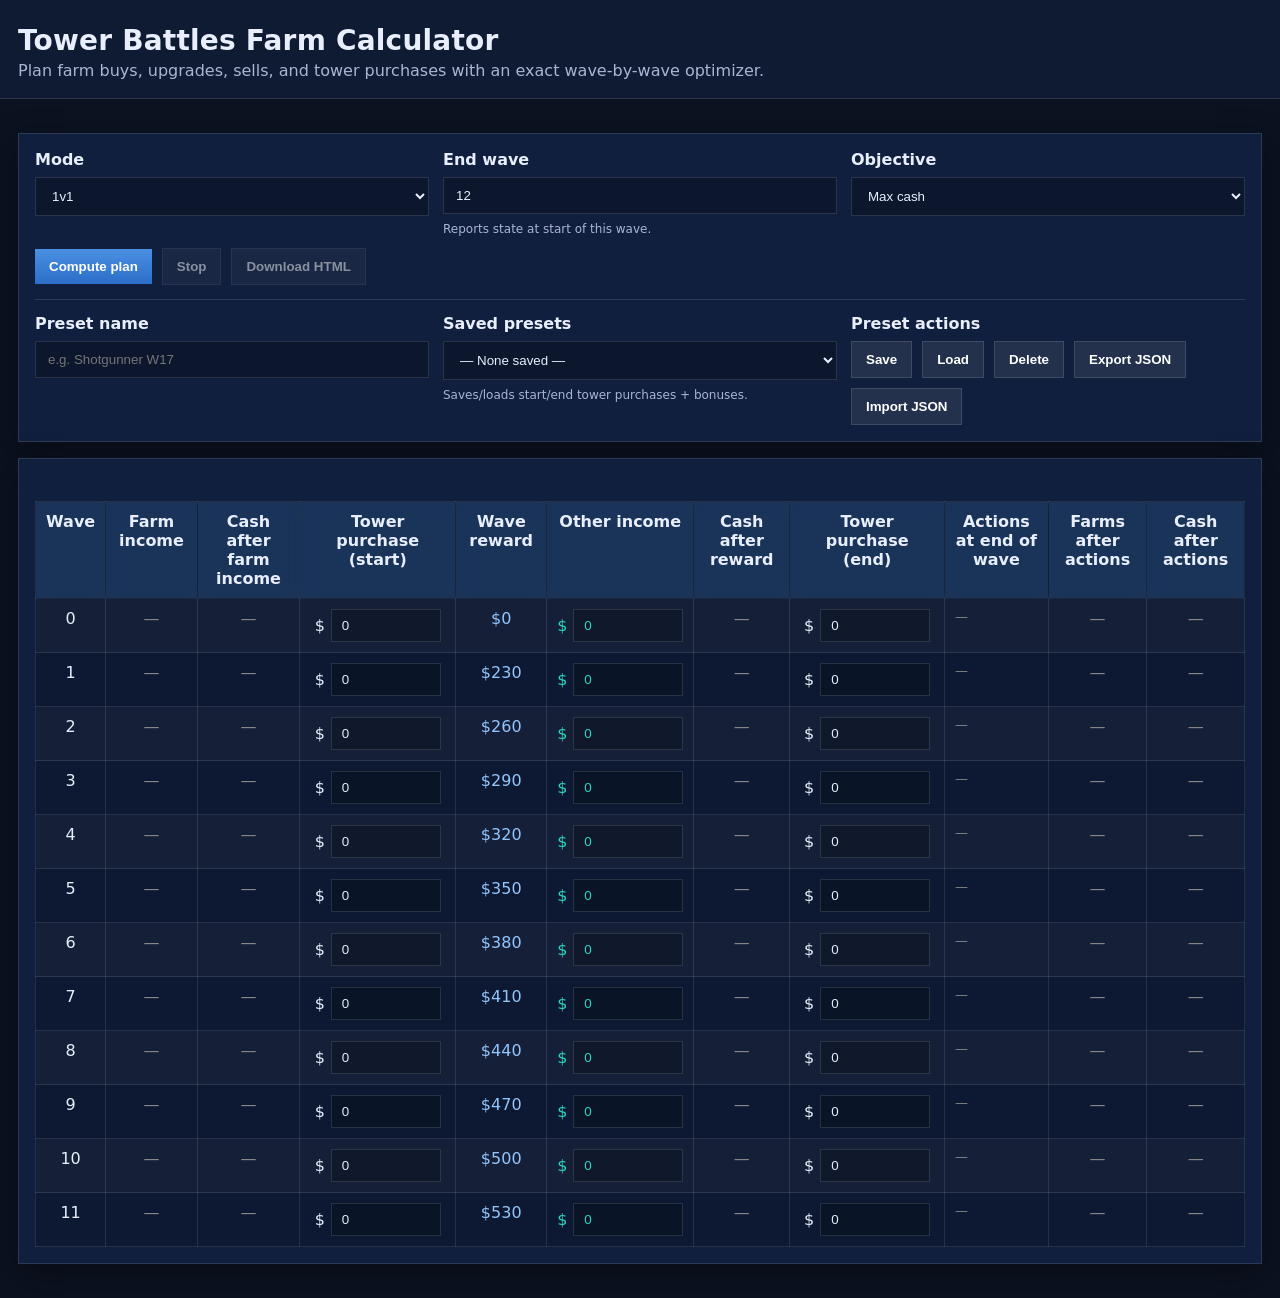
<file: farmer/index.html>
<!doctype html>
<html lang="en">
  <head>
    <meta charset="utf-8" />
    <meta name="viewport" content="width=device-width, initial-scale=1" />
    <title>Tower Battles Farm Calculator</title>
    <link rel="stylesheet" href="styles.css" />
  </head>
  <body>
    <header class="header">
      <div class="container">
        <h1 class="title">Tower Battles Farm Calculator</h1>
        <p class="subtitle">Plan farm buys, upgrades, sells, and tower purchases with an exact wave-by-wave optimizer.</p>
      </div>
    </header>

    <main class="container">
      <section class="card">
        <form id="controls" class="controls" autocomplete="off">
          <div class="row">
            <label class="field">
              <span class="label">Mode</span>
              <select id="mode" required></select>
            </label>

            <label class="field">
              <span class="label">End wave</span>
              <input id="endWave" type="number" min="0" step="1" value="12" required />
              <span class="hint">Reports state at start of this wave.</span>
            </label>

            <label class="field">
              <span class="label">Objective</span>
              <select id="objective" required>
                <option value="max-cash">Max cash</option>
                <option value="max-income">Max income</option>
              </select>
            </label>
          </div>

          <div class="actionsRow">
            <button id="runBtn" type="submit">Compute plan</button>
            <button id="stopBtn" type="button" class="secondary" disabled>Stop</button>
            <button id="downloadBtn" type="button" class="secondary" disabled>Download HTML</button>
            <span id="status" class="status" aria-live="polite"></span>
          </div>

          <div class="configs">
            <div class="row configsRow">
              <label class="field">
                <span class="label">Preset name</span>
                <input id="presetName" type="text" placeholder="e.g. Shotgunner W17" />
              </label>

              <label class="field">
                <span class="label">Saved presets</span>
                <select id="presetSelect"></select>
                <span class="hint">Saves/loads start/end tower purchases + bonuses.</span>
              </label>

              <div class="field">
                <span class="label">Preset actions</span>
                <div class="presetButtons">
                  <button id="presetSaveBtn" type="button" class="secondary">Save</button>
                  <button id="presetLoadBtn" type="button" class="secondary">Load</button>
                  <button id="presetDeleteBtn" type="button" class="secondary">Delete</button>
                  <button id="exportJsonBtn" type="button" class="secondary">Export JSON</button>
                  <button id="importJsonBtn" type="button" class="secondary">Import JSON</button>
                  <input id="importJsonFile" type="file" accept="application/json" hidden />
                </div>
              </div>
            </div>
          </div>
        </form>
      </section>

      <section id="output" class="card output">
        <div class="outputHeader">
          <div id="summary" class="summary"></div>
          <div id="alternatives" class="alternatives"></div>
        </div>
        <div id="planTableWrap" class="tableWrap"></div>
      </section>
    </main>

    <script src="app.js"></script>
  </body>
</html>
</file>
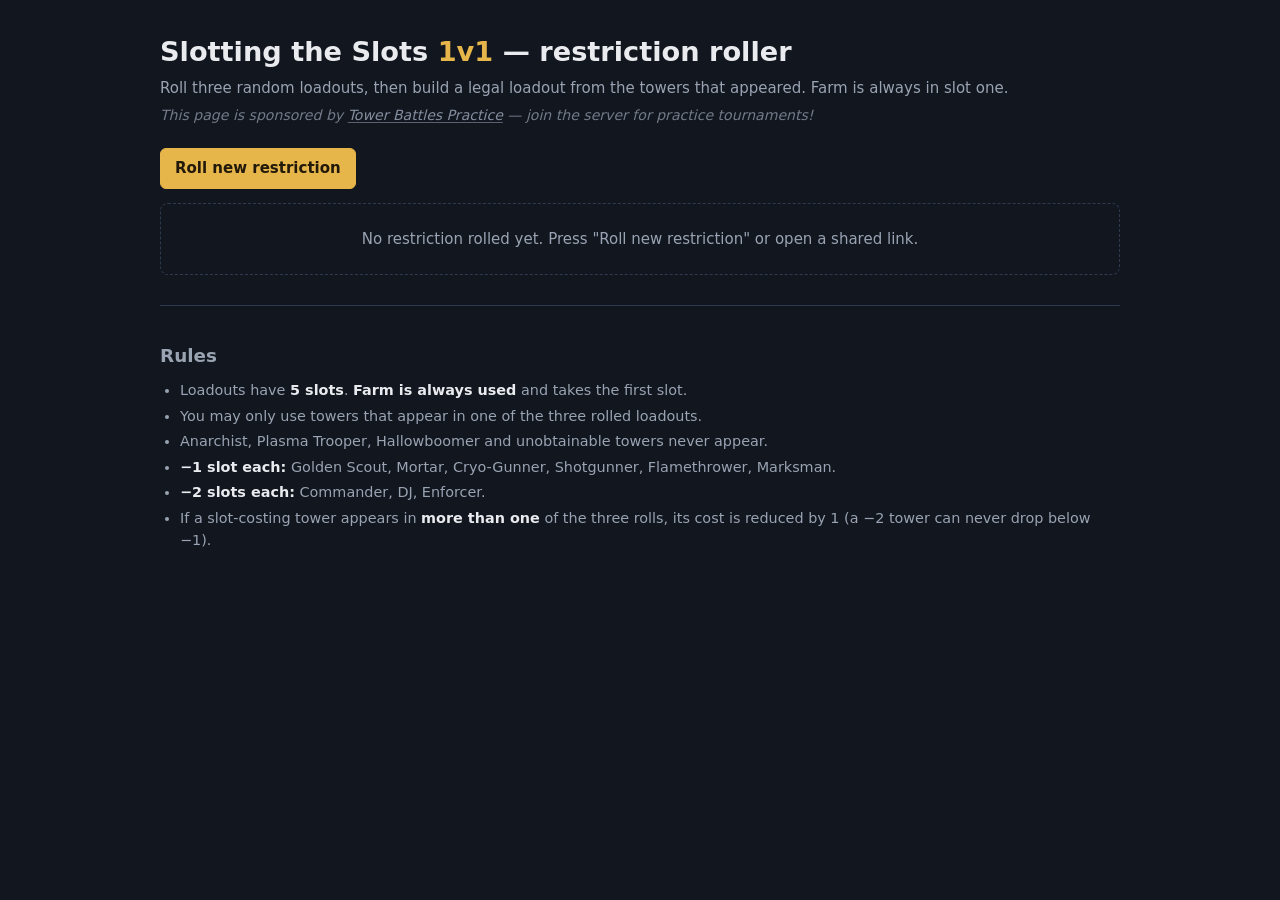
<file: slotting/index.html>
<!DOCTYPE html>
<html lang="en">
<head>
<meta charset="UTF-8">
<meta name="viewport" content="width=device-width, initial-scale=1.0">
<title>Slotting the Slots — Restriction Roller</title>
<style>
:root{ --bg:#11161f; --panel:#1a2130; --card:#212a3c; --line:#2f3a50; --ink:#e9ebef; --muted:#9aa3b2; --accent:#e6b64a; --red:#ee7b7b; --green:#7fd29a; }
*{box-sizing:border-box}
body{margin:0;background:var(--bg);color:var(--ink);font:15px/1.5 system-ui,-apple-system,"Segoe UI",sans-serif;padding:0 16px 48px}
.wrap{max-width:960px;margin:0 auto}
h1{font-size:1.7rem;margin:32px 0 4px}
h1 .hl{color:var(--accent)}
h2{font-size:1.15rem;margin:28px 0 10px}
h3{font-size:.95rem;font-weight:600;color:var(--muted);margin:0 0 6px}
p{margin:0}
.sub{color:var(--muted);margin-bottom:4px}
.sponsor{color:#737b89;font-size:.88rem;margin:6px 0 22px}
.sponsor a{color:#858e9e;text-decoration-color:#596171;text-underline-offset:2px}
.sponsor a:hover{color:var(--accent);text-decoration-color:var(--accent)}
button{font:inherit;cursor:pointer;border:1px solid var(--line);background:var(--card);color:var(--ink);padding:8px 14px;border-radius:6px}
button:hover{border-color:var(--muted)}
button.primary{background:var(--accent);border-color:var(--accent);color:#22190a;font-weight:600}
a.button{display:inline-block;text-decoration:none;border:1px solid var(--line);background:var(--card);color:var(--ink);padding:8px 14px;border-radius:6px}
a.button:hover{border-color:var(--muted)}
a.button[hidden]{display:none}
.controls{display:flex;flex-wrap:wrap;gap:10px;align-items:center;margin-bottom:14px}
.seed{color:var(--muted);font-size:.9rem}
.copied{color:var(--green);font-size:.9rem}
.empty{color:var(--muted);padding:24px;border:1px dashed var(--line);border-radius:8px;text-align:center}
.share{margin:-4px 0 14px;display:none}
.share.show{display:block}
.share input{width:100%;font:inherit;background:var(--bg);border:1px solid var(--line);color:var(--ink);padding:8px;border-radius:6px}

.rolls{display:grid;grid-template-columns:repeat(3,1fr);gap:12px}
@media(max-width:700px){.rolls{grid-template-columns:1fr}}
.roll{background:var(--panel);border:1px solid var(--line);border-radius:8px;padding:12px 14px}
.roll ul{list-style:none;margin:0;padding:0}
.roll li{display:flex;align-items:center;gap:8px;padding:4px 0}
.roll li.farm{color:var(--muted)}
.ico{width:28px;height:28px;flex:none}
.badge{font-size:.8rem;margin-left:auto;padding:1px 7px;border-radius:4px;border:1px solid}
.badge.c1{color:var(--accent);border-color:var(--accent)}
.badge.c2{color:var(--red);border-color:var(--red)}
.badge.c0{color:var(--green);border-color:var(--green)}

.builder{background:var(--panel);border:1px solid var(--line);border-radius:8px;padding:16px}
.verdict{margin-bottom:14px}
.verdict .word{font-weight:600}
.verdict.ok .word{color:var(--green)} .verdict.bad .word{color:var(--red)}
.verdict .why{color:var(--muted);margin-left:8px}
.slots{display:grid;grid-template-columns:repeat(5,minmax(0,1fr));gap:8px;margin-bottom:8px}
.slot{position:relative;min-height:112px;border:1px dashed var(--line);border-radius:8px;background:var(--card);display:flex;flex-direction:column;align-items:center;justify-content:center;gap:2px;font-size:.85rem;text-align:center;color:var(--muted);padding:8px 4px;overflow-wrap:anywhere}
.slot img{width:48px;height:48px}
.slot small{font-size:.75rem;color:var(--muted)}
.slot.filled,.slot.fixed{border-style:solid;color:var(--ink)}
button.slot.filled:hover{border-color:var(--red)}
.slot .x{position:absolute;top:3px;right:8px;color:var(--muted)}
.slot.lost{border-style:solid;border-color:#6a3a3a;background:#2d2224;color:var(--red)}
.slot.lost .big{font-size:1.3rem;line-height:1}
.slot.over{border:2px solid var(--red);background:#2d2224;color:var(--red)}
.slot.over small{color:var(--red)}
.math{color:var(--muted);font-size:.9rem;margin-bottom:16px}
.math .neg{color:var(--red)}
.group+.group{margin-top:14px}
.towers{display:grid;grid-template-columns:repeat(4,minmax(0,1fr));gap:6px}
.tw{position:relative;display:flex;align-items:center;gap:8px;padding:8px 10px 8px 8px;text-align:left;min-height:56px}
.tw img{width:32px;height:32px;flex:none}
.tw .name{display:block;font-weight:600}
.tw .meta{display:block;font-size:.8rem;color:var(--muted)}
.tw .meta.disc{color:var(--green)}
.tw.on{background:var(--accent);border-color:var(--accent);color:#22190a}
.tw.on .meta{color:#4a3a12}
.tw.on::after{content:"✓";position:absolute;top:4px;right:8px;font-weight:700;font-size:.8rem}
.rules{margin-top:30px;color:var(--muted);font-size:.9rem;border-top:1px solid var(--line);padding-top:8px}
.rules ul{padding-left:20px;margin:0}
.rules li{margin-bottom:4px}
.rules b{color:var(--ink);font-weight:600}
@media(max-width:700px){.towers{grid-template-columns:repeat(2,minmax(0,1fr))}.slot{min-height:96px;font-size:.75rem}.slot img{width:36px;height:36px}.slots{gap:5px}}
</style>
</head>
<body>
<div class="wrap">
  <header>
    <h1>Slotting the Slots <span class="hl">1v1</span> — restriction roller</h1>
    <p class="sub">Roll three random loadouts, then build a legal loadout from the towers that appeared. Farm is always in slot one.</p>
    <p class="sponsor"><em>This page is sponsored by <a id="sponsor-link">Tower Battles Practice</a> — join the server for practice tournaments!</em></p>
  </header>

  <div class="controls">
    <button class="primary" id="roll">Roll new restriction</button>
    <button id="copy" hidden>Copy URL</button>
    <a class="button" id="play" target="_blank" rel="noopener" hidden title="A 1v1 room on the Tower Battles Simulator with this restriction, to invite your opponent to">Play in Simulator</a>
    <span class="copied" id="copied"></span>
    <span class="seed" id="seedlbl"></span>
  </div>
  <div class="share" id="share"><input id="shareurl" type="text" readonly spellcheck="false"></div>

  <div id="rolls"></div>

  <div id="buildwrap" hidden>
    <h2>Your loadout</h2>
    <div class="builder">
      <div class="verdict" id="verdict"><span class="word" id="vword"></span><span class="why" id="vwhy"></span></div>
      <div class="slots" id="slots"></div>
      <div class="math" id="math"></div>
      <div id="towers"></div>
      <div style="margin-top:14px"><button id="reset">Reset loadout</button></div>
    </div>
  </div>

  <section class="rules">
    <h2>Rules</h2>
    <ul>
      <li>Loadouts have <b>5 slots</b>. <b>Farm is always used</b> and takes the first slot.</li>
      <li>You may only use towers that appear in one of the three rolled loadouts.</li>
      <li>Anarchist, Plasma Trooper, Hallowboomer and unobtainable towers never appear.</li>
      <li><b>−1 slot each:</b> Golden Scout, Mortar, Cryo-Gunner, Shotgunner, Flamethrower, Marksman.</li>
      <li><b>−2 slots each:</b> Commander, DJ, Enforcer.</li>
      <li>If a slot-costing tower appears in <b>more than one</b> of the three rolls, its cost is reduced by 1 (a −2 tower can never drop below −1).</li>
    </ul>
  </section>
</div>

<script>
/*
  URL format: ?r=<16 hex chars> (64-bit seed). Loadouts are drawn from a ChaCha20
  keystream (RFC 8439 block function) keyed by the seed, so the URL cannot be edited
  to produce arbitrary loadouts. Yes, this is overkill. That's the point.

  To reproduce externally (e.g. Python):
    key   = 8 little-endian u32 words: [seed & 0xFFFFFFFF, seed >> 32, 0, 0, 0, 0, 0, 0]
    nonce = [0, 0, 0]; block counter starts at 0 and increments per block
    next(): take the next u32 word of ChaCha20 block output (16 words per block,
            in order), generating a new block when the current one is exhausted
    uniform(n): lim = floor(2^32 / n) * n; draw w = next() until w < lim; return w % n
    For each of the 3 loadouts: pool = CANDIDATES (alphabetical, below) copied;
      for i in 0..3: j = i + uniform(len(pool) - i); swap pool[i], pool[j]
      loadout = [Farm] + pool[0:4]
    Check: seed 0123456789abcdef gives Farm, Graveyard, Aviator, Mercenary, Shotgunner
      as the first loadout.
*/
const sponsorLink = document.getElementById("sponsor-link");
sponsorLink.href = ["https:", "", ["dis", "cord.gg"].join(""), ["Ze7f", "wbr3CF"].join("")].join("/");

const CANDIDATES = ["Aviator","Barracks","Commander","Commando","Cryo-Gunner","DJ","Enforcer",
  "Flamethrower","Fragger","Golden Commando","Golden Scout","Graveyard","Marksman","Mercenary",
  "Mortar","Patrioteer","Patrol","Phaser","Railgunner","Scout","Shotgunner","Sniper","Soldier",
  "Tuber","Tweeter","Zed"];
const TIER = {"Golden Scout":1,"Mortar":1,"Cryo-Gunner":1,"Shotgunner":1,"Flamethrower":1,"Marksman":1,
  "Commander":2,"DJ":2,"Enforcer":2};
const SLOTS = 5;
// "Play in Simulator" makes a 1v1 room there with the restriction.
const SIMULATOR = "https://tbsim.kan181.app";
const icon = n => "icons/" + n.replace(/[ -]/g,"_") + ".png";

const rotl = (x,n) => ((x << n) | (x >>> (32-n))) >>> 0;
function qr(s,a,b,c,d){
  s[a]=(s[a]+s[b])>>>0; s[d]=rotl(s[d]^s[a],16);
  s[c]=(s[c]+s[d])>>>0; s[b]=rotl(s[b]^s[c],12);
  s[a]=(s[a]+s[b])>>>0; s[d]=rotl(s[d]^s[a],8);
  s[c]=(s[c]+s[d])>>>0; s[b]=rotl(s[b]^s[c],7);
}
function chachaBlock(key, counter, nonce){
  const st = [0x61707865,0x3320646e,0x79622d32,0x6b206574, ...key, counter, ...nonce];
  const w = st.slice();
  for(let i=0;i<10;i++){
    qr(w,0,4,8,12); qr(w,1,5,9,13); qr(w,2,6,10,14); qr(w,3,7,11,15);
    qr(w,0,5,10,15); qr(w,1,6,11,12); qr(w,2,7,8,13); qr(w,3,4,9,14);
  }
  return w.map((x,i)=>(x+st[i])>>>0);
}
function chachaStream(seed){
  const key = [Number(seed & 0xFFFFFFFFn), Number(seed >> 32n), 0,0,0,0,0,0];
  let words = [], counter = 0;
  const next = () => { if(!words.length){ words = chachaBlock(key, counter++, [0,0,0]); } return words.shift(); };
  return function uniform(n){
    const lim = Math.floor(4294967296 / n) * n;
    for(;;){ const w = next(); if(w < lim) return w % n; }
  };
}
function rollsFromSeed(seed){
  const uniform = chachaStream(seed);
  const out = [];
  for(let r=0;r<3;r++){
    const pool = CANDIDATES.slice();
    for(let i=0;i<4;i++){
      const j = i + uniform(pool.length - i);
      [pool[i],pool[j]] = [pool[j],pool[i]];
    }
    out.push(["Farm", ...pool.slice(0,4)]);
  }
  return out;
}
function parseSeed(s){ return /^[0-9a-f]{16}$/i.test(s||"") ? BigInt("0x"+s) : null; }
function randomSeed(){ const b = new BigUint64Array(1); crypto.getRandomValues(b); return b[0]; }
const hex = s => s.toString(16).padStart(16,"0");

let seed = null, rolls = null, costs = {}, picked = new Set();

function computeCosts(){
  const count = {};
  for(const r of rolls) for(const t of r) count[t] = (count[t]||0)+1;
  costs = {};
  for(const t in count){
    const tier = TIER[t]||0;
    costs[t] = count[t] >= 2 ? Math.max(tier-1, 0) : tier;
  }
}
function badge(t){
  const tier = TIER[t]||0;
  if(!tier) return "";
  const c = costs[t];
  return `<span class="badge c${c}">${c ? "−"+c : "0"}${c<tier?" ("+"−"+tier+")":""}</span>`;
}
function renderRolls(){
  const el = document.getElementById("rolls");
  if(!rolls){ el.innerHTML = '<div class="empty">No restriction rolled yet. Press "Roll new restriction" or open a shared link.</div>'; return; }
  el.innerHTML = '<div class="rolls">' + rolls.map((r,i)=>`
    <div class="roll"><h3>Loadout ${i+1}</h3><ul>${r.map(t=>
      `<li class="${t==="Farm"?"farm":""}"><img class="ico" src="${icon(t)}" alt="">${t}${badge(t)}</li>`).join("")}</ul></div>`).join("") + '</div>';
}
function renderBuilder(){
  const wrap = document.getElementById("buildwrap");
  if(!rolls){ wrap.hidden = true; return; }
  wrap.hidden = false;
  const count = {};
  for(const r of rolls) for(const t of r) count[t] = (count[t]||0)+1;
  const union = CANDIDATES.filter(t=>count[t]);
  const labels = ["No slot penalty","Lose 1 slot each","Lose 2 slots each"];
  const tw = document.getElementById("towers");
  tw.innerHTML = "";
  for(let c=0;c<=2;c++){
    const names = union.filter(t=>costs[t]===c);
    if(!names.length) continue;
    const g = document.createElement("div"); g.className="group";
    g.innerHTML = `<h3>${labels[c]}</h3><div class="towers">` + names.map(t=>{
      const disc = (TIER[t]||0) > c;
      return `<button class="tw${picked.has(t)?" on":""}" data-t="${t}" aria-pressed="${picked.has(t)}"><img src="${icon(t)}" alt=""><span><span class="name">${t}</span><span class="meta${disc?" disc":""}">${count[t]} roll${count[t]===1?"":"s"}${disc?" · discounted from −"+TIER[t]:""}</span></span></button>`;
    }).join("") + `</div>`;
    tw.appendChild(g);
  }
  tw.querySelectorAll("button[data-t]").forEach(b=>b.addEventListener("click",()=>{
    const t=b.dataset.t; picked.has(t)?picked.delete(t):picked.add(t); renderBuilder();
  }));

  const names = ["Farm", ...picked];
  const lost = [...picked].reduce((s,t)=>s+(costs[t]||0),0);
  const avail = Math.max(SLOTS - lost, 0);
  const slotsEl = document.getElementById("slots");
  slotsEl.innerHTML = "";
  for(let i=0;i<Math.max(SLOTS, names.length);i++){
    const t = names[i];
    const d = document.createElement(t && t!=="Farm" ? "button" : "div");
    d.className = "slot";
    if(t){
      const c = costs[t]||0;
      d.innerHTML = `<img src="${icon(t)}" alt="">${t}<small>${t==="Farm"?"required":c?"−"+c+" extra slot"+(c===1?"":"s"):"no penalty"}</small>`;
      if(t==="Farm") d.classList.add("fixed");
      else { d.type="button"; d.title="Remove "+t; d.insertAdjacentHTML("beforeend",'<span class="x">×</span>'); d.addEventListener("click",()=>{picked.delete(t);renderBuilder();}); }
      d.classList.add(i < avail ? "filled" : "over");
    } else if(i >= avail){ d.classList.add("lost"); d.innerHTML = '<span class="big">×</span><small>lost to<br>penalties</small>'; }
    else d.textContent = "open slot";
    slotsEl.appendChild(d);
  }
  const breakdown = [...picked].filter(t=>costs[t]).map(t=>`${t} −${costs[t]}`).join(", ");
  document.getElementById("math").innerHTML =
    `${SLOTS} slots` + (lost?` <span class="neg">− ${lost} (${breakdown})</span>`:"") + ` = ${avail} available, ${names.length} used.`;

  const v = document.getElementById("verdict");
  v.classList.remove("ok","bad");
  const over = names.length - avail;
  if(over > 0){
    v.classList.add("bad");
    document.getElementById("vword").textContent = "Invalid loadout";
    document.getElementById("vwhy").textContent = `${over} slot${over===1?"":"s"} over the limit: ${names.length} towers used but only ${avail} available. Remove a tower or pick one with a lower penalty.`;
  } else {
    v.classList.add("ok");
    document.getElementById("vword").textContent = "Valid loadout";
    const rem = avail - names.length;
    document.getElementById("vwhy").textContent = names.length===1 ? "Pick towers below." : `${names.length}/${avail} slots used` + (rem ? `, ${rem} remaining.` : ".");
  }
}
function setSeed(s, push){
  seed = s; rolls = rollsFromSeed(s); picked = new Set();
  computeCosts();
  const url = location.pathname + "?r=" + hex(s);
  if(push) history.pushState(null,"",url); else history.replaceState(null,"",url);
  document.getElementById("seedlbl").textContent = "seed "+hex(s);
  document.getElementById("copy").hidden = false;
  const play = document.getElementById("play");
  play.href = SIMULATOR + "/?practice=" + hex(s);
  play.hidden = false;
  document.getElementById("copied").textContent = "";
  document.getElementById("share").classList.remove("show");
  renderRolls(); renderBuilder();
}
function loadFromUrl(){
  const s = parseSeed(new URLSearchParams(location.search).get("r"));
  if(s===null){ seed=rolls=null; document.getElementById("play").hidden = true; renderRolls(); renderBuilder(); }
  else setSeed(s,false);
}
document.getElementById("roll").addEventListener("click",()=>setSeed(randomSeed(),true));
document.getElementById("reset").addEventListener("click",()=>{picked=new Set();renderBuilder();});
document.getElementById("copy").addEventListener("click",async()=>{
  const url = location.origin + location.pathname + "?r=" + hex(seed);
  try{ await navigator.clipboard.writeText(url); document.getElementById("copied").textContent="Copied!"; }
  catch(e){ const sh=document.getElementById("share"); sh.classList.add("show"); const inp=document.getElementById("shareurl"); inp.value=url; inp.focus(); inp.select(); }
});
window.addEventListener("popstate", loadFromUrl);
loadFromUrl();
</script>
</body>
</html>
</file>
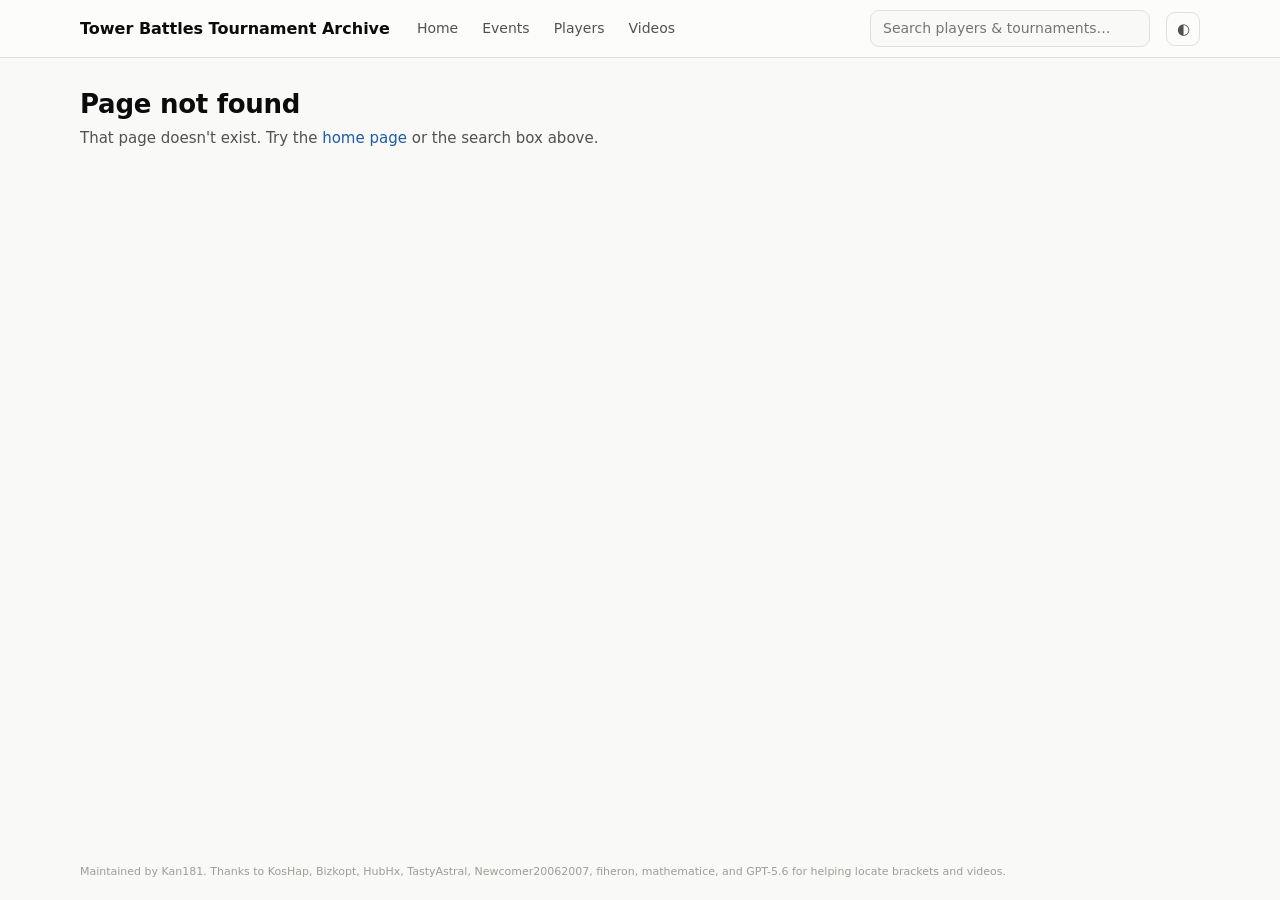
<file: tournaments/index.html>
<!DOCTYPE html>
<html lang="en">
<head>
<meta charset="utf-8">
<meta name="viewport" content="width=device-width, initial-scale=1">
<meta name="google-site-verification" content="CNpWqxAAkmswUKkLBD4EyCJyF_xivjd2ne_-my1stWY">
<title>Tower Battles Tournament Archive</title>
<meta name="description" content="Search Tower Battles tournament results, brackets, champions, player records, match scores, ratings, and videos.">
<link rel="canonical" href="https://kan18.github.io/tbstuff/tournaments/">
<meta property="og:title" content="Tower Battles Tournament Archive">
<meta property="og:description" content="Search Tower Battles tournament results, brackets, champions, player records, match scores, ratings, and videos.">
<meta property="og:type" content="website">
<meta property="og:url" content="https://kan18.github.io/tbstuff/tournaments/">
<link rel="icon" type="image/png" href="/tbstuff/tournaments/icon.png">
<link rel="stylesheet" href="style.css">
<script>
(function () {
  var t = null;
  try { t = localStorage.getItem('tbc-theme'); } catch (e) {}
  if (t !== 'light' && t !== 'dark') {
    t = window.matchMedia && window.matchMedia('(prefers-color-scheme: dark)').matches ? 'dark' : 'light';
  }
  document.documentElement.setAttribute('data-theme', t);
})();
</script>
</head>
<body>
<header class="site-header">
  <div class="bar">
    <a class="brand" href="./">Tower Battles Tournament Archive</a>
    <nav class="site-nav" id="site-nav">
      <a href="./" data-nav="home">Home</a>
      <a href="events/" data-nav="events">Events</a>
      <a href="players/" data-nav="players">Players</a>
      <a href="videos/" data-nav="videos">Videos</a>
    </nav>
    <div class="searchbox">
      <input id="search" type="search" placeholder="Search players &amp; tournaments…" autocomplete="off" spellcheck="false"
        role="combobox" aria-label="Search" aria-autocomplete="list" aria-controls="search-results" aria-expanded="false">
      <div class="search-results" id="search-results" role="listbox" aria-label="Search results"></div>
    </div>
    <button class="theme-btn" id="theme-btn" title="Toggle light/dark theme" aria-label="Toggle theme">◐</button>
  </div>
</header>
<main id="view">
  <h1>Tower Battles tournament archive</h1>
  <p class="lede">Search tournament results, brackets, champions, player records, match scores, ratings, and videos from 2018 onward.</p>
</main>
<footer class="site-footer">
  <div class="footer-inner">
    Maintained by Kan181. Thanks to KosHap, Bizkopt, HubHx, TastyAstral,
    Newcomer20062007, fiheron, mathematice, and GPT-5.6 for helping locate brackets and videos.
  </div>
</footer>
<dialog class="video-modal" id="video-modal" aria-labelledby="video-modal-title">
  <div class="video-modal-head">
    <div>
      <div class="video-modal-kicker" id="video-modal-kicker"></div>
      <h2 id="video-modal-title">Match video</h2>
    </div>
    <button class="video-modal-close" id="video-modal-close" type="button" aria-label="Close video">×</button>
  </div>
  <div class="video-parts" id="video-parts" hidden></div>
  <div class="video-embed" id="video-embed"></div>
  <p class="video-modal-note" id="video-modal-note" hidden></p>
  <p class="video-external"><a id="video-external" target="_blank" rel="noopener noreferrer">Open on YouTube ↗</a></p>
</dialog>
<script src="data.js"></script>
<script src="predictions.js"></script>
<script src="compute.js"></script>
<script src="app.js"></script>
</body>
</html>
</file>
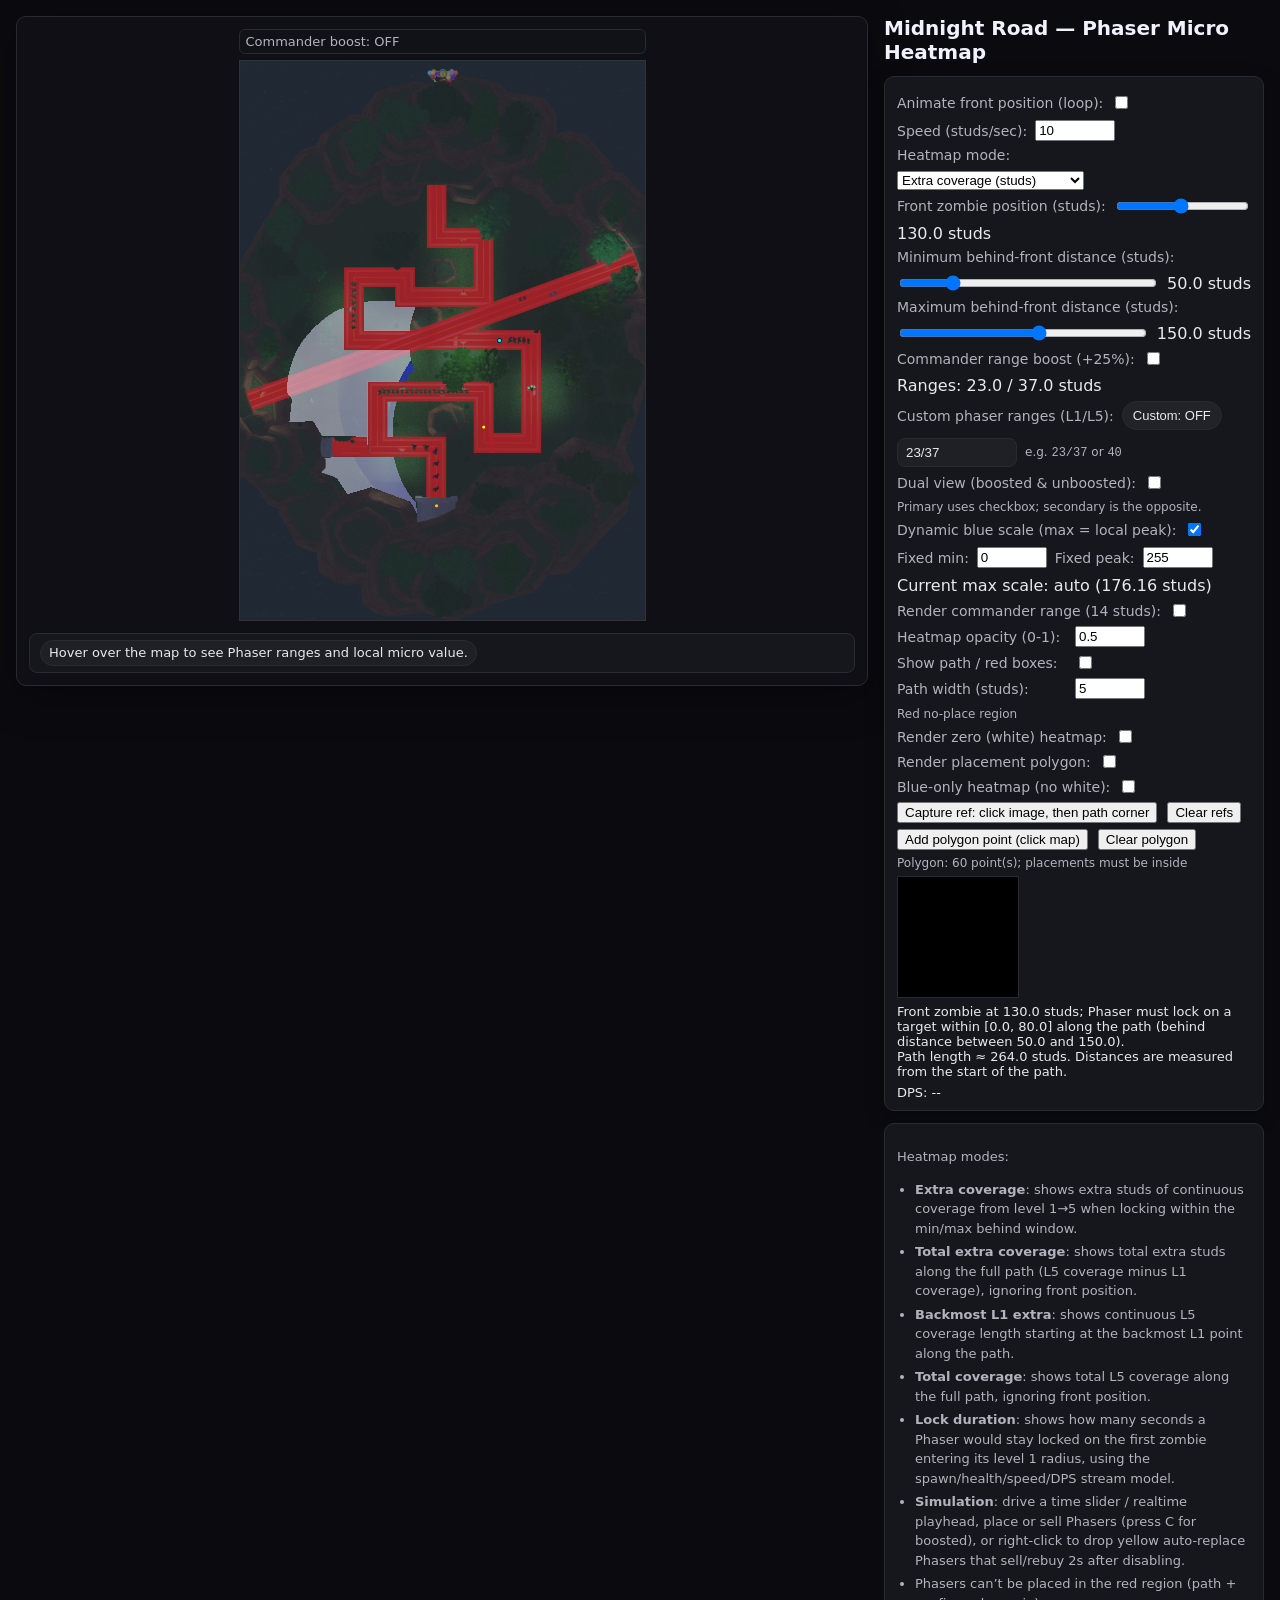
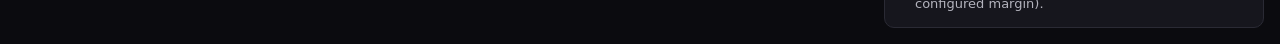
<file: phaser/phasers.html>
<!DOCTYPE html>
<html lang="en">
<head>
  <meta charset="UTF-8" />
  <title>Midnight Road - Phaser Micro Explorer</title>
  <link rel="stylesheet" href="phasers/styles.css" />
</head>
<body>
<div id="layout">
  <div id="canvasPanel">
    <div id="canvasShell">
      <div class="canvasBlock">
        <div class="canvasTitle" id="canvasTitle1">Commander boost: on/off</div>
        <canvas id="mapCanvas"></canvas>
      </div>
      <div class="canvasBlock" id="canvasBlock2" style="display:none;">
        <div class="canvasTitle" id="canvasTitle2">Commander boost: comparison</div>
        <canvas id="mapCanvas2"></canvas>
      </div>
    </div>
    <div id="mouseInfo" aria-live="polite">
      <span class="statusChip" id="statusTime"></span>
      <span class="statusChip" id="statusWorld"></span>
      <span class="statusChip" id="statusPlacement"></span>
      <span class="statusChip" id="statusValue"></span>
      <span class="statusChip" id="statusMode"></span>
      <span class="statusChip" id="statusRealtime"></span>
      <span class="statusChip" id="statusCounts"></span>
    </div>
  </div>

  <div id="sidebar">
    <h1>Midnight Road &mdash; Phaser Micro Heatmap</h1>

    <div id="simActions" class="simControl">
      <div id="simActionsHeader">
        <h2>Simulation actions</h2>
        <div style="display:flex; gap:6px; align-items:center;">
          <button id="clearSimActions">Clear actions</button>
        </div>
      </div>
      <div id="simulationActionsList">
        <div class="actionMeta" id="noActionsMessage">
          <strong>No actions yet.</strong>
          <span>Place or sell phasers to build a timeline.</span>
        </div>
      </div>
    </div>

    <div id="controls">
      <div class="row frontControl">
        <label for="animateFront">Animate front position (loop):</label>
        <input id="animateFront" type="checkbox">
        <label for="animateSpeed" style="min-width:120px;">Speed (studs/sec):</label>
        <input id="animateSpeed" type="number" min="0.1" step="0.5" value="10" style="width:80px;">
      </div>
      <div class="row">
        <label for="modeSelect">Heatmap mode:</label>
        <select id="modeSelect">
          <option value="coverage">Extra coverage (studs)</option>
          <option value="total">Total extra coverage (studs)</option>
          <option value="backmost">Backmost L1 extra (studs)</option>
          <option value="l5total">Total coverage (studs)</option>
          <option value="lock">Lock duration (seconds)</option>
          <option value="simulation">Simulation</option>
        </select>
      </div>
      <div class="row simControl">
        <label for="simTimeSlider">Simulation time (s):</label>
        <input id="simTimeSlider" type="range" min="0" max="300" step="0.05" value="0">
        <span id="simTimeLabel">0.00s</span>
      </div>
      <div class="row simControl">
        <label for="simRealtime">Advance in real time:</label>
        <input id="simRealtime" type="checkbox">
        <span style="font-size:12px; color:var(--muted);">1=Phaser, 2=Sleeter. Left click places. Right-click places an auto-replace Phaser only. C toggles boost (Phaser only). X sells hovered tower.</span>
      </div>
      <div class="row simControl">
        <label for="simRealtimeSpeed">Realtime speed (x):</label>
        <input id="simRealtimeSpeed" type="range" min="0.25" max="8" step="0.25" value="1">
        <span id="simRealtimeSpeedLabel">1.00x</span>
      </div>
      <div class="row simControl">
        <label for="baseRailgunners">Base railgunners:</label>
        <input id="baseRailgunners" type="number" min="0" step="1" value="54" style="width:90px;">
        <label for="simHeatmap" style="min-width:150px;">Phaser heatmap:</label>
        <input id="simHeatmap" type="checkbox" checked>
        <span style="font-size:12px; color:var(--muted);">Turn off for performance / Sleeter testing.</span>
      </div>
      <div class="row frontControl">
        <label for="frontSlider">Front zombie position (studs):</label>
        <input id="frontSlider" type="range" min="0" max="264" step="0.5" value="130">
        <span id="frontLabel">130</span>
      </div>
      <div class="row coverageControl">
        <label for="behindSlider">Minimum behind-front distance (studs):</label>
        <input id="behindSlider" type="range" min="0" max="264" step="0.5" value="50">
        <span id="behindLabel">50</span>
      </div>
      <div class="row coverageControl">
        <label for="maxBehindSlider">Maximum behind-front distance (studs):</label>
        <input id="maxBehindSlider" type="range" min="0" max="264" step="0.5" value="150">
        <span id="maxBehindLabel">150</span>
      </div>
      <div class="row lockControl simControl">
        <label>Spawn timing:</label>
        <span id="spawnPatternInfo" style="min-width:210px; font-size:13px;">14 groups of 5 (5s in-group, 10s between groups)</span>
        <label for="zombieSpeed" style="min-width:150px;">Zombie speed (studs/s):</label>
        <input id="zombieSpeed" type="number" min="0.1" step="0.01" value="1.25" style="width:80px;">
      </div>
      <div class="row lockControl">
        <label for="zombieHealth">Zombie health:</label>
        <input id="zombieHealth" type="number" min="1" step="1000" value="125000" style="width:100px;">
        <label for="zombieDps" style="min-width:150px;">Average DPS on front:</label>
        <input id="zombieDps" type="number" min="1" step="100" value="13000" style="width:100px;">
      </div>
      <div class="row lockControl">
        <label for="skipFrontLock">Zero if first target is front zombie:</label>
        <input id="skipFrontLock" type="checkbox" checked>
      </div>
	      <div class="row">
	        <label for="commanderBoost">Commander range boost (+25%):</label>
	        <input id="commanderBoost" type="checkbox">
	        <span id="rangeInfo">Ranges: 23 / 37 studs</span>
	      </div>
	      <div class="row">
	        <label for="customRangesText">Custom phaser ranges (L1/L5):</label>
	        <button id="customRangesButton" type="button" class="pillButton">Custom: OFF</button>
	        <input id="customRangesText" type="text" value="23/37" inputmode="decimal" spellcheck="false" autocomplete="off">
	        <span style="font-size:12px; color:var(--muted);">e.g. <code>23/37</code> or <code>40</code></span>
	      </div>
	      <div class="row">
	        <label for="dualView">Dual view (boosted & unboosted):</label>
	        <input id="dualView" type="checkbox">
	        <span id="dualHint" style="font-size:12px; color:var(--muted);">Primary uses checkbox; secondary is the opposite.</span>
	      </div>
      <div class="row">
        <label for="dynamicScale">Dynamic blue scale (max = local peak):</label>
        <input id="dynamicScale" type="checkbox" checked>
        <label for="fixedMin" style="min-width: auto;">Fixed min:</label>
        <input id="fixedMin" type="number" min="0" max="528" step="1" value="0" style="width:70px;">
        <label for="fixedPeak" style="min-width: auto;">Fixed peak:</label>
        <input id="fixedPeak" type="number" min="1" max="528" step="1" value="255" style="width:70px;">
        <span id="scaleInfo">Current max scale: auto</span>
      </div>
      <div class="row">
        <label for="renderCommander">Render commander range (14 studs):</label>
        <input id="renderCommander" type="checkbox">
      </div>
      <div class="row">
        <label for="heatAlpha">Heatmap opacity (0-1):</label>
        <input id="heatAlpha" type="number" min="0" max="1" step="0.05" value="0.5" style="width:70px;">
      </div>
      <div class="row">
        <label for="showPath">Show path / red boxes:</label>
        <input id="showPath" type="checkbox">
      </div>
      <div class="row">
        <label for="pathWidth">Path width (studs):</label>
        <input id="pathWidth" type="number" min="0.1" step="0.1" value="5" style="width:70px;">
        <span style="font-size:12px; color:var(--muted);">Red no-place region</span>
      </div>
      <div class="row">
        <label for="showWhite">Render zero (white) heatmap:</label>
        <input id="showWhite" type="checkbox">
      </div>
      <div class="row">
        <label for="showPolygon">Render placement polygon:</label>
        <input id="showPolygon" type="checkbox">
      </div>
      <div class="row">
        <label for="blueOnly">Blue-only heatmap (no white):</label>
        <input id="blueOnly" type="checkbox">
      </div>
      <div class="row" style="gap:6px 10px; flex-wrap:wrap;">
        <button id="captureRef">Capture ref: click image, then path corner</button>
        <button id="clearRefs">Clear refs</button>
      </div>
      <div class="row" style="gap:6px 10px; flex-wrap:wrap;">
        <button id="polygonAdd">Add polygon point (click map)</button>
        <button id="polygonClear">Clear polygon</button>
        <span id="polygonInfo" style="font-size:12px; color:var(--muted); min-width: 120px;"></span>
      </div>
      <div id="refInfo" style="font-size:12px; color:var(--muted); white-space:pre-wrap; margin-top:4px;"></div>
      <div id="magnifierShell">
        <canvas id="magnifier" width="120" height="120"></canvas>
        <div id="magnifierLabel" style="font-size:12px; color:var(--muted);"></div>
      </div>
      <div id="labels">
        <span id="effectiveLabel"></span><br>
        <span id="pathLabel"></span><br>
        <div id="dpsPanel" style="margin-top:6px;">
          <div id="dpsTotals"></div>
          <div id="dpsBreakdown" style="font-size:12px; color: var(--muted);"></div>
        </div>
      </div>
    </div>

    <div id="info">
      <p>Heatmap modes:</p>
      <ul>
        <li><strong>Extra coverage</strong>: shows extra studs of continuous coverage from level 1&rarr;5 when locking within the min/max behind window.</li>
        <li><strong>Total extra coverage</strong>: shows total extra studs along the full path (L5 coverage minus L1 coverage), ignoring front position.</li>
        <li><strong>Backmost L1 extra</strong>: shows continuous L5 coverage length starting at the backmost L1 point along the path.</li>
        <li><strong>Total coverage</strong>: shows total L5 coverage along the full path, ignoring front position.</li>
        <li><strong>Lock duration</strong>: shows how many seconds a Phaser would stay locked on the first zombie entering its level 1 radius, using the spawn/health/speed/DPS stream model.</li>
        <li><strong>Simulation</strong>: drive a time slider / realtime playhead, place or sell Phasers (press C for boosted), or right-click to drop yellow auto-replace Phasers that sell/rebuy 2s after disabling.</li>
        <li>Phasers can’t be placed in the red region (path + configured margin).</li>
      </ul>
    </div>
  </div>
</div>

<script src="phasers/constants.js" defer></script>
<script src="phasers/state.js" defer></script>
<script src="phasers/geometry.js" defer></script>
<script src="phasers/heatmap.js" defer></script>
<script src="phasers/simulation.js" defer></script>
<script src="phasers/drawing.js" defer></script>
<script src="phasers/ui.js" defer></script>
<script src="phasers/init.js" defer></script>

</body>
</html>
</file>
<file: farmer/styles.css>
:root{
  --bg:#0b1220;
  --panel:#0f1b33;
  --card:#101f3d;
  --text:#e8eefc;
  --muted:#a9b6d3;
  --border:rgba(255,255,255,.12);
  --accent:#4a90e2;
  --accent2:#22c55e;
  --warn:#f59e0b;
  --danger:#ef4444;
  --shadow:0 10px 30px rgba(0,0,0,.35);
  --radius:0px;
}

*{box-sizing:border-box}
html,body{height:100%}
body{
  margin:0;
  font-family: ui-sans-serif, system-ui, -apple-system, Segoe UI, Roboto, Helvetica, Arial, "Apple Color Emoji","Segoe UI Emoji";
  color:var(--text);
  background: var(--bg);
}
code{font-family: ui-monospace, SFMono-Regular, Menlo, Monaco, Consolas, "Liberation Mono", "Courier New", monospace}

.container{max-width:1600px;margin:0 auto;padding:18px}
.header{border-bottom:1px solid var(--border); background: var(--panel)}
.title{margin:6px 0 4px;font-size:28px;letter-spacing:.2px}
.subtitle{margin:0;color:var(--muted)}

.card{
  background: var(--card);
  border:1px solid var(--border);
  border-radius:var(--radius);
  box-shadow:var(--shadow);
  padding:16px;
  margin:16px 0;
}

.controls .row{display:grid; gap:14px; grid-template-columns: 1fr 1fr 1fr}
@media (max-width: 900px){ .controls .row{grid-template-columns:1fr} }

.field{display:flex;flex-direction:column;gap:8px}
.label{font-weight:650}
.hint{font-size:12px;color:var(--muted)}
input,select,textarea{
  width:100%;
  background:rgba(0,0,0,.25);
  color:var(--text);
  border:1px solid var(--border);
  border-radius:0;
  padding:10px 12px;
  outline:none;
}
textarea{resize:vertical}
input:focus,select:focus,textarea:focus{border-color:rgba(74,144,226,.7); box-shadow:0 0 0 3px rgba(74,144,226,.18)}

.advanced summary{cursor:pointer; color:var(--muted); margin:8px 0}
.actionsRow{display:flex; gap:10px; align-items:center; flex-wrap:wrap; margin-top:12px}
button{
  cursor:pointer;
  border:none;
  border-radius:0;
  padding:10px 14px;
  font-weight:650;
  background:linear-gradient(180deg, rgba(74,144,226,1), rgba(44,110,200,1));
  color:white;
}
button.secondary{
  background:rgba(255,255,255,.08);
  border:1px solid var(--border);
}
button:disabled{opacity:.5; cursor:not-allowed}
.status{color:var(--muted); font-size:13px}

.output{padding:0}
.outputHeader{padding:14px 16px 0}
.summary{color:var(--muted); font-size:13px; line-height:1.35}
.summary strong{color:var(--text)}
.alternatives{margin-top:12px}
.alternatives details{border-top:1px solid var(--border);padding-top:12px}
.alternatives summary{cursor:pointer;font-weight:700;color:var(--text)}
.alternativeChoices{display:grid;gap:9px;max-width:900px;margin-top:10px}
.alternativeChoice{display:grid;grid-template-columns:minmax(150px,220px) minmax(280px,1fr);gap:10px;align-items:center}
.alternativeChoice span{font-size:13px;color:var(--muted)}
.alternativeChoice select{padding:8px 10px}
@media (max-width:700px){.alternativeChoice{grid-template-columns:1fr;gap:5px}}
.tableWrap{overflow:auto; padding:16px}

table{
  width:100%;
  border-collapse:collapse;
  background:rgba(0,0,0,.18);
  border-radius:0;
  overflow:hidden;
}
th,td{border:1px solid rgba(255,255,255,.10); padding:10px 10px; text-align:center; vertical-align:top}
th{
  position:sticky; top:0; z-index:1;
  background:rgba(74,144,226,.22);
  color:var(--text);
  backdrop-filter: blur(6px);
}
tr:nth-child(even){background:rgba(255,255,255,.03)}
td.actions{text-align:left; font-size:13px; white-space:normal; word-break:break-word}

.wave-underline{text-decoration:underline}
.farm-l1{font-weight:800;color:#c59b8c}
.farm-l2{font-weight:800;color:#f9c74f}
.farm-l3{font-weight:800;color:#5bd66b}
.farm-l4{font-weight:800;color:#a2f5b4}
.farm-l5{font-weight:800;color:#5eead4}
.farm-income{color:#60a5fa}
.cash-after-income{color:#2dd4bf}
.cash-after-reward{color:#86efac}
.cash-after-actions{color:#bbf7d0}
.tower-cost{color:var(--warn); font-weight:800}
.phase{color:var(--muted); font-style:italic}
.wave-reward{color:#93c5fd}
.other-income{color:#2dd4bf}

.note{color:var(--muted); font-size:13px}

.configs{margin-top:14px; padding-top:14px; border-top:1px solid var(--border)}
.configsRow{grid-template-columns: 1fr 1fr 2fr}
.presetButtons{display:flex; gap:10px; flex-wrap:wrap}

.cellInput{
  width:110px;
  max-width:100%;
  padding:8px 10px;
  background:rgba(0,0,0,.22);
}

.moneyInput{display:flex; align-items:center; justify-content:center; gap:6px}
.moneyInput .prefix{color:var(--muted)}
.moneyInput.tower-purchase .prefix{color:var(--text)}
.cellInput.tower-purchase{color:var(--text)}
.moneyInput.other-income .prefix{color:#2dd4bf}
.cellInput.other-income{color:#2dd4bf}
</file>
<file: tournaments/style.css>
/* Tower Battles Tournament Archive */

:root {
  --page: #f9f9f7;
  --surface: #fcfcfb;
  --surface-2: #f0efec;
  --ink: #0b0b0b;
  --ink-2: #52514e;
  --muted: #898781;
  --hairline: #e1e0d9;
  --border: rgba(11, 11, 11, 0.1);
  --accent: #2a78d6;
  --accent-ink: #1c5cab;
  --accent-wash: rgba(42, 120, 214, 0.1);
  --gold: #eda100;
  --gold-ink: #8a5d00;
  --gold-wash: rgba(237, 161, 0, 0.14);
  --win: #006300;
  --loss: #b32e2e;
  --warn-wash: rgba(237, 161, 0, 0.1);
  --avatar-bg: #dededb;
  --avatar-ink: #5f5e5a;
  --shadow: 0 1px 2px rgba(11, 11, 11, 0.04), 0 4px 14px rgba(11, 11, 11, 0.05);
  color-scheme: light;
}
:root[data-theme="dark"] {
  --page: #0d0d0d;
  --surface: #1a1a19;
  --surface-2: #262624;
  --ink: #ffffff;
  --ink-2: #c3c2b7;
  --muted: #898781;
  --hairline: #2c2c2a;
  --border: rgba(255, 255, 255, 0.1);
  --accent: #3987e5;
  --accent-ink: #86b6ef;
  --accent-wash: rgba(57, 135, 229, 0.16);
  --gold: #c98500;
  --gold-ink: #f0b433;
  --gold-wash: rgba(201, 133, 0, 0.18);
  --win: #21b021;
  --loss: #e66767;
  --warn-wash: rgba(201, 133, 0, 0.14);
  --avatar-bg: #3a3a38;
  --avatar-ink: #c6c5bf;
  --shadow: none;
  color-scheme: dark;
}

* { box-sizing: border-box; }
html { -webkit-text-size-adjust: 100%; }
body {
  min-height: 100vh;
  margin: 0;
  display: flex;
  flex-direction: column;
  background: var(--page);
  color: var(--ink);
  font: 15px/1.5 system-ui, -apple-system, "Segoe UI", sans-serif;
}
a { color: var(--accent-ink); text-decoration: none; }
a:hover { text-decoration: underline; }
h1, h2, h3 { line-height: 1.25; }
h1 { font-size: 26px; margin: 8px 0 6px; letter-spacing: -0.01em; }
h2 { font-size: 18px; margin: 0 0 12px; }
h3 { font-size: 15px; margin: 0 0 8px; }

/* ---------- header ---------- */
.site-header {
  position: sticky;
  top: 0;
  z-index: 50;
  background: var(--surface);
  border-bottom: 1px solid var(--hairline);
}
.site-header .bar {
  max-width: 1160px;
  margin: 0 auto;
  padding: 10px 20px;
  display: flex;
  align-items: center;
  gap: 16px;
  flex-wrap: wrap;
}
.brand {
  display: flex;
  align-items: center;
  gap: 9px;
  font-weight: 700;
  font-size: 16px;
  color: var(--ink);
  white-space: nowrap;
}
.brand:hover { text-decoration: none; }
.brand .sub { color: var(--muted); font-weight: 500; font-size: 13px; }
.site-nav { display: flex; gap: 2px; flex-wrap: wrap; }
.site-nav a {
  padding: 6px 11px;
  border-radius: 8px;
  color: var(--ink-2);
  font-weight: 500;
  font-size: 14px;
}
.site-nav a:hover { background: var(--surface-2); text-decoration: none; }
.site-nav a.active { background: var(--accent-wash); color: var(--accent-ink); }

.searchbox { position: relative; margin-left: auto; min-width: 200px; flex: 0 1 280px; }
.searchbox input {
  width: 100%;
  padding: 7px 12px;
  border: 1px solid var(--hairline);
  border-radius: 9px;
  background: var(--page);
  color: var(--ink);
  font: inherit;
  font-size: 14px;
}
.searchbox input:focus { outline: 2px solid var(--accent); outline-offset: -1px; border-color: transparent; }
.search-results {
  position: absolute;
  top: calc(100% + 6px);
  left: 0;
  right: 0;
  background: var(--surface);
  border: 1px solid var(--hairline);
  border-radius: 10px;
  box-shadow: var(--shadow), 0 10px 30px rgba(11, 11, 11, 0.12);
  max-height: 60vh;
  overflow: auto;
  display: none;
}
.search-results.open { display: block; }
.search-results .sr-head {
  padding: 7px 12px 3px;
  font-size: 11px;
  font-weight: 600;
  text-transform: uppercase;
  letter-spacing: 0.06em;
  color: var(--muted);
}
.search-results a {
  display: block;
  padding: 7px 12px;
  color: var(--ink);
  font-size: 14px;
}
.search-results a .sr-sub { color: var(--muted); font-size: 12px; }
.search-results a:hover, .search-results a.sel { background: var(--accent-wash); text-decoration: none; }
.search-results .sr-empty { padding: 10px 12px; color: var(--muted); font-size: 13px; }

.theme-btn {
  border: 1px solid var(--hairline);
  background: var(--surface);
  color: var(--ink-2);
  border-radius: 9px;
  width: 34px;
  height: 34px;
  font-size: 15px;
  cursor: pointer;
  line-height: 1;
}
.theme-btn:hover { background: var(--surface-2); }

/* ---------- layout ---------- */
main { width: 100%; max-width: 1160px; margin: 0 auto; padding: 22px 20px 60px; flex: 1; }
.site-footer {
  color: var(--muted);
  font-size: 11px;
}
.footer-inner {
  max-width: 1160px;
  margin: 0 auto;
  padding: 8px 20px 20px;
  opacity: 0.8;
}
.crumb { font-size: 13px; color: var(--muted); margin-bottom: 2px; }
.crumb a { color: var(--muted); }
.lede { color: var(--ink-2); margin: 0 0 18px; max-width: 68ch; }

.card {
  background: var(--surface);
  border: 1px solid var(--hairline);
  border-radius: 12px;
  padding: 16px 18px;
  box-shadow: var(--shadow);
}
.card + .card { margin-top: 16px; }
.section { margin-top: 22px; }
.grid-2 { display: grid; grid-template-columns: 1fr 1fr; gap: 16px; }
.grid-2 > .card { margin-top: 0; }
@media (max-width: 860px) { .grid-2 { grid-template-columns: 1fr; } }

/* ---------- stat tiles ---------- */
.kpis {
  display: grid;
  grid-template-columns: repeat(auto-fit, minmax(140px, 1fr));
  gap: 12px;
  margin: 16px 0;
}
.tile {
  background: var(--surface);
  border: 1px solid var(--hairline);
  border-radius: 12px;
  padding: 12px 14px;
  box-shadow: var(--shadow);
}
.tile .t-label { font-size: 12px; font-weight: 600; color: var(--muted); }
.tile .t-value { font-size: 26px; font-weight: 650; letter-spacing: -0.01em; margin-top: 2px; }
.tile .t-note { font-size: 12px; color: var(--ink-2); margin-top: 1px; }
.tile.gold { background: var(--gold-wash); border-color: transparent; }
.tile.gold .t-value { color: var(--gold-ink); }

/* ---------- chips & badges ---------- */
.chips { display: flex; flex-wrap: wrap; gap: 6px; margin: 8px 0 4px; }
.chip {
  display: inline-flex;
  align-items: center;
  gap: 5px;
  font-size: 12.5px;
  font-weight: 500;
  color: var(--ink-2);
  background: var(--surface-2);
  border-radius: 999px;
  padding: 3px 10px;
  white-space: nowrap;
}
.chip.accent { background: var(--accent-wash); color: var(--accent-ink); }
a.chip:hover { text-decoration: none; filter: brightness(0.96); }
:root[data-theme="dark"] a.chip:hover { filter: brightness(1.15); }
a.chip.cur { outline: 2px solid var(--accent); outline-offset: -1px; }

.badge {
  display: inline-block;
  font-size: 11.5px;
  font-weight: 600;
  border-radius: 6px;
  padding: 2px 7px;
  white-space: nowrap;
  color: var(--ink-2);
  background: var(--surface-2);
}
.badge.b-win { background: var(--gold-wash); color: var(--gold-ink); }
.badge.b-2 { background: var(--accent-wash); color: var(--accent-ink); }
.badge.b-loss { background: rgba(179, 46, 46, 0.1); color: var(--loss); }

.wl .w { color: var(--win); font-weight: 600; }
.wl .l { color: var(--loss); font-weight: 600; }
.unres { border-bottom: 1px dashed var(--muted); cursor: help; }
.mut { color: var(--muted); }
.small { font-size: 13px; }
.nowrap { white-space: nowrap; }

/* ---------- tables ---------- */
.tbl-wrap { overflow-x: auto; }
table.tbl { border-collapse: collapse; width: 100%; font-size: 14px; }
.tbl th, .tbl td { padding: 7px 10px; text-align: left; vertical-align: top; }
.tbl th {
  font-size: 12.5px;
  font-weight: 600;
  text-transform: uppercase;
  letter-spacing: 0.05em;
  color: var(--muted);
  border-bottom: 1px solid var(--hairline);
  white-space: nowrap;
}
.tbl td { border-bottom: 1px solid var(--hairline); }
.tbl tr:last-child td { border-bottom: 0; }
.tbl tbody tr:hover { background: var(--surface-2); }
.tbl .num { text-align: right; font-variant-numeric: tabular-nums; }
.tbl th.sortable { cursor: pointer; user-select: none; }
.tbl th.sortable:hover { color: var(--ink); }
.tbl th .arrow { font-size: 10px; }
.tbl th.sortable button {
  border: 0;
  padding: 0;
  color: inherit;
  background: none;
  font: inherit;
  text-transform: inherit;
  letter-spacing: inherit;
  cursor: pointer;
}
.tbl .rank { color: var(--muted); font-variant-numeric: tabular-nums; width: 30px; }
.metric-sub { display: block; color: var(--muted); font-size: 10px; white-space: nowrap; }

.btn {
  display: inline-block;
  border: 1px solid var(--hairline);
  background: var(--surface);
  color: var(--ink);
  font: inherit;
  font-size: 14px;
  font-weight: 500;
  border-radius: 9px;
  padding: 7px 14px;
  cursor: pointer;
}
.btn:hover { background: var(--surface-2); }
.btn.btn-small { padding: 4px 8px; font-size: 11px; white-space: nowrap; }

/* ---------- filters ---------- */
.filters { display: flex; flex-wrap: wrap; gap: 8px; align-items: center; margin: 14px 0; }
.filters select, .filters input[type="search"], .filters input[type="text"] {
  padding: 7px 10px;
  border: 1px solid var(--hairline);
  border-radius: 9px;
  background: var(--surface);
  color: var(--ink);
  font: inherit;
  font-size: 14px;
}
.filters input { min-width: 200px; }
.filters .count { color: var(--muted); font-size: 13px; margin-left: auto; }
.scope-label { margin-right: 2px; color: var(--muted); font-size: 12px; font-weight: 600; text-transform: uppercase; letter-spacing: 0.05em; }
.player-scope { margin-top: 16px; margin-bottom: 4px; }
.metric-picker { display: flex; align-items: center; flex-wrap: wrap; gap: 6px; margin: 10px 0; }
.metric-picker > span { margin-right: 3px; color: var(--muted); font-size: 12px; font-weight: 600; text-transform: uppercase; letter-spacing: 0.05em; }
.metric-picker button {
  padding: 4px 9px;
  border: 1px solid var(--hairline);
  border-radius: 999px;
  color: var(--muted);
  background: var(--surface);
  font: inherit;
  font-size: 12px;
  cursor: pointer;
}
.metric-picker button[aria-pressed="true"] { color: var(--accent-ink); background: var(--accent-wash); border-color: transparent; }
.metric-picker button:disabled { opacity: .38; cursor: not-allowed; }
.streak-config {
  display: flex;
  align-items: center;
  flex-wrap: wrap;
  gap: 7px;
  margin: 8px 0;
  padding: 8px 10px;
  border: 1px solid var(--hairline);
  border-radius: 8px;
  background: var(--surface);
}
.streak-config[hidden], .streak-config label[hidden] { display: none; }
.streak-config > span {
  color: var(--muted);
  font-size: 11px;
  font-weight: 650;
  text-transform: uppercase;
  letter-spacing: 0.05em;
}
.streak-config select { padding: 5px 25px 5px 8px; font-size: 12px; }
.streak-config label { display: inline-flex; align-items: center; gap: 5px; color: var(--ink-2); font-size: 12px; }
.streak-config input { margin: 0; accent-color: var(--accent); }
.rating-config {
  margin: 8px 0;
  padding: 10px 12px;
  border: 1px solid var(--hairline);
  border-radius: 8px;
  background: var(--surface);
}
.rating-config[hidden] { display: none; }
.rating-config-head { display: flex; align-items: baseline; justify-content: space-between; gap: 16px; margin-bottom: 8px; }
.rating-config-head > span {
  flex: none;
  color: var(--muted);
  font-size: 11px;
  font-weight: 650;
  text-transform: uppercase;
  letter-spacing: 0.05em;
}
.rating-config output { color: var(--ink-2); font-size: 12px; text-align: right; }
.rating-config input[type="range"] { display: block; width: 100%; margin: 0; accent-color: var(--accent); }
.player-list-actions { display: flex; justify-content: center; gap: 8px; margin-top: 12px; }

/* ---------- bracket simulator ---------- */
.simulator-layout {
  display: grid;
  grid-template-columns: minmax(0, 1.45fr) minmax(260px, .55fr);
  gap: 16px;
  align-items: start;
}
.simulator-layout > .card { margin-top: 0; }
.simulator-config { display: grid; gap: 14px; }
.simulator-field { display: grid; gap: 6px; }
.simulator-label {
  color: var(--muted);
  font-size: 11px;
  font-weight: 650;
  letter-spacing: .05em;
  text-transform: uppercase;
}
.simulator-modes { display: flex; gap: 6px; }
.simulator-modes button {
  min-width: 74px;
  padding: 7px 14px;
  border: 1px solid var(--hairline);
  border-radius: 9px;
  background: var(--surface);
  color: var(--ink-2);
  font: inherit;
  font-weight: 600;
  cursor: pointer;
}
.simulator-modes button[aria-pressed="true"] {
  border-color: transparent;
  background: var(--accent);
  color: #fff;
}
.simulator-modes button:disabled { opacity: .5; cursor: default; }
.simulator-original-bracket {
  display: flex;
  align-items: center;
  gap: 6px;
  margin-top: 3px;
  color: var(--ink-2);
  font-size: 13px;
}
.simulator-original-bracket:has(input:disabled) { color: var(--muted); }
.simulator-original-bracket input { margin: 0; accent-color: var(--accent); }
.simulator-snapshot p { margin: 7px 0 0; line-height: 1.45; }
.simulator-entry-heading { display: flex; align-items: center; justify-content: space-between; gap: 12px; }
.simulator-entry-empty {
  padding: 18px 12px;
  border: 1px dashed var(--hairline);
  border-radius: 9px;
  color: var(--muted);
  font-size: 13px;
  text-align: center;
}
.simulator-entry-list {
  display: grid;
  max-height: 260px;
  overflow: auto;
  border: 1px solid var(--hairline);
  border-radius: 9px;
  background: var(--page);
}
.simulator-entry-row {
  display: flex;
  align-items: center;
  justify-content: space-between;
  min-height: 45px;
  gap: 10px;
  padding: 7px 10px;
  border-bottom: 1px solid var(--hairline);
}
.simulator-entry-row:last-child { border-bottom: 0; }
.simulator-entry-actions { display: flex; align-items: center; flex: none; gap: 3px; }
.simulator-entry-move {
  width: 27px;
  height: 27px;
  padding: 0;
  border: 1px solid var(--hairline);
  border-radius: 7px;
  background: var(--surface);
  color: var(--ink-2);
  font: inherit;
  cursor: pointer;
}
.simulator-entry-move:hover:not(:disabled) { border-color: var(--accent); color: var(--accent); }
.simulator-entry-move:disabled { opacity: .35; cursor: default; }
.simulator-entry-remove {
  border: 0;
  background: transparent;
  color: var(--muted);
  font: inherit;
  font-size: 12px;
  cursor: pointer;
}
.simulator-entry-remove:hover { color: var(--loss); text-decoration: underline; }
.simulator-picker-grid { display: grid; grid-template-columns: 1fr 1fr; gap: 10px; }
.simulator-picker { position: relative; display: grid; gap: 6px; min-width: 0; }
.simulator-picker input {
  width: 100%;
  padding: 9px 12px;
  border: 1px solid var(--hairline);
  border-radius: 9px;
  background: var(--page);
  color: var(--ink);
  font: inherit;
  font-size: 14px;
}
.simulator-picker input:focus {
  outline: 2px solid var(--accent);
  outline-offset: -1px;
  border-color: transparent;
}
.simulator-picker-results {
  position: absolute;
  z-index: 8;
  top: calc(100% + 6px);
  left: 0;
  right: 0;
  display: none;
  max-height: 280px;
  overflow: auto;
  border: 1px solid var(--hairline);
  border-radius: 10px;
  background: var(--surface);
  box-shadow: var(--shadow), 0 10px 30px rgba(11, 11, 11, .12);
}
.simulator-picker-results.open { display: block; }
.simulator-picker-results button {
  display: flex;
  align-items: center;
  width: 100%;
  gap: 9px;
  padding: 7px 12px;
  border: 0;
  background: transparent;
  color: var(--ink);
  font: inherit;
  font-size: 14px;
  text-align: left;
  cursor: pointer;
}
.simulator-picker-results button:hover, .simulator-picker-results button.sel { background: var(--accent-wash); }
.simulator-picker-results button > span:last-child { min-width: 0; }
.simulator-picker-results strong { display: block; font-weight: 600; }
.simulator-picker-results .sr-sub {
  display: block;
  overflow: hidden;
  color: var(--muted);
  font-size: 12px;
  text-overflow: ellipsis;
  white-space: nowrap;
}
.simulator-picker-results .sr-empty { padding: 10px 12px; color: var(--muted); font-size: 13px; }
.simulator-import-row { display: flex; align-items: end; gap: 8px; }
.simulator-import-picker { flex: 1 1 auto; }
.simulator-import-row > .btn { flex: none; }
.simulator-import-note { margin: -7px 0 0; line-height: 1.45; }
.simulator-actions { display: flex; flex-wrap: wrap; align-items: end; gap: 8px; }
.simulator-actions > label { display: grid; gap: 4px; margin-left: auto; }
.simulator-actions select {
  padding: 7px 30px 7px 10px;
  border: 1px solid var(--hairline);
  border-radius: 9px;
  background: var(--surface);
  color: var(--ink);
  font: inherit;
  font-size: 14px;
}
.simulator-run { border-color: var(--accent); background: var(--accent); color: #fff; }
.simulator-run:hover { background: var(--accent-ink); }
.simulator-run:disabled, .simulator-actions .btn:disabled, .simulator-import-row .btn:disabled { opacity: .55; cursor: wait; }
.simulator-about p { margin: 0 0 12px; }
.simulator-about p:last-child { margin-bottom: 0; }
.simulator-errors {
  padding: 10px 12px;
  border-radius: 9px;
  background: rgba(179, 46, 46, .1);
  color: var(--loss);
  font-size: 13px;
}
.simulator-errors[hidden] { display: none; }
.simulator-errors ul { margin: 5px 0 0; padding-left: 20px; }
.simulator-results { display: grid; gap: 16px; }
.simulator-results > .card { margin-top: 0; }
.simulator-empty {
  display: grid;
  place-items: center;
  min-height: 150px;
  color: var(--muted);
  text-align: center;
}
.simulator-empty strong { color: var(--ink-2); font-size: 16px; }
.simulator-favorite {
  display: flex;
  align-items: center;
  gap: 16px;
  border-color: rgba(237, 161, 0, .45);
  background: linear-gradient(120deg, var(--gold-wash), var(--surface) 62%);
}
.simulator-favorite-avatar { display: flex; }
.simulator-favorite-avatar .avatar + .avatar { margin-left: -14px; box-shadow: 0 0 0 2px var(--surface); }
.simulator-favorite .t-label {
  color: var(--gold-ink);
  font-size: 11px;
  font-weight: 700;
  letter-spacing: .06em;
  text-transform: uppercase;
}
.simulator-favorite h2 { margin: 3px 0 0; font-size: 20px; }
.simulator-favorite-chance { color: var(--ink-2); font-size: 14px; }
.simulator-results-head { display: flex; justify-content: space-between; align-items: start; gap: 14px; }
.simulator-results-head h2 { margin-bottom: 2px; }
.simulator-results-head p { margin: 0 0 12px; }
.simulator-table th:nth-child(3), .simulator-table td:nth-child(3) { width: 160px; }
.simulator-table th:last-child, .simulator-table td:last-child { width: 220px; }
.simulator-table .simulator-chance { min-width: 220px; }
.simulator-chance > div { display: flex; align-items: center; justify-content: flex-start; gap: 9px; }
.simulator-chance strong { min-width: 48px; text-align: right; font-variant-numeric: tabular-nums; }
.chance-track {
  display: block;
  width: 76px;
  height: 7px;
  overflow: hidden;
  border-radius: 999px;
  background: var(--surface-2);
}
.chance-track > span { display: block; height: 100%; border-radius: inherit; background: var(--accent); }
.simulator-sample input[type="range"] { width: 100%; margin: 4px 0 8px; accent-color: var(--accent); }
.simulator-sample output { color: var(--ink-2); font-size: 13px; font-variant-numeric: tabular-nums; white-space: nowrap; }
.simulator-sample .bracket-sec { margin-top: 4px; }

@media (max-width: 800px) {
  .simulator-layout { grid-template-columns: 1fr; }
  .simulator-actions > label { margin-left: 0; }
  .simulator-picker-grid { grid-template-columns: 1fr; }
  .simulator-import-row { align-items: stretch; flex-direction: column; }
}

/* ---------- tabs ---------- */
.tabs { display: flex; flex-wrap: wrap; gap: 6px; margin: 14px 0; }
.tabs a {
  padding: 6px 12px;
  border-radius: 999px;
  font-size: 13.5px;
  font-weight: 550;
  color: var(--ink-2);
  background: var(--surface-2);
}
.tabs a:hover { text-decoration: none; }
.tabs a.active { background: var(--accent); color: #fff; }

/* ---------- event list ---------- */
.event-row { padding: 13px 0; border-bottom: 1px solid var(--hairline); }
.event-row:last-child { border-bottom: 0; }
.event-row .e-date { font-size: 12.5px; color: var(--muted); font-variant-numeric: tabular-nums; }
.event-row .e-title { font-weight: 600; font-size: 15px; }
.event-row .e-champ { font-size: 13px; color: var(--ink-2); margin-top: 2px; }

/* ---------- champion card ---------- */
.champ-card {
  background: var(--gold-wash);
  border: 1px solid transparent;
  border-radius: 12px;
  padding: 14px 18px;
  display: flex;
  align-items: center;
  gap: 14px;
  margin: 14px 0;
}
.champ-card .cup { font-size: 30px; }
.champ-card .c-label { font-size: 12px; font-weight: 700; letter-spacing: 0.06em; text-transform: uppercase; color: var(--gold-ink); }
.champ-card .c-names { font-size: 18px; font-weight: 650; }
.champ-card .c-names a { color: var(--ink); }
.champ-card .c-sub { font-size: 12.5px; color: var(--ink-2); }

.callout {
  background: var(--warn-wash);
  border-radius: 12px;
  padding: 12px 16px;
  margin: 14px 0;
  font-size: 14px;
}
.callout .co-title { font-weight: 650; margin-bottom: 3px; }

/* ---------- bracket ---------- */
.bracket-sec { margin-top: 18px; }
.bracket-options {
  display: flex;
  align-items: center;
  gap: 9px;
  margin-top: 15px;
  color: var(--muted);
  font-size: 12px;
}
.prediction-toggle {
  display: inline-flex;
  align-items: center;
  gap: 6px;
  cursor: pointer;
  user-select: none;
}
.prediction-toggle input { margin: 0; accent-color: var(--accent); }
.bracket-scroll {
  overflow-x: auto;
  border: 1px solid var(--hairline);
  border-radius: 12px;
  background: var(--surface);
  box-shadow: var(--shadow);
}
.bracket-canvas { position: relative; }
.bracket-canvas svg { position: absolute; inset: 0; pointer-events: none; }
.bracket-canvas svg path { stroke: var(--hairline); stroke-width: 1.5; fill: none; }
.round-head {
  position: absolute;
  top: 10px;
  height: 26px;
  line-height: 26px;
  text-align: center;
  background: var(--surface-2);
  border-radius: 7px;
  font-size: 11px;
  font-weight: 650;
  text-transform: uppercase;
  letter-spacing: 0.06em;
  color: var(--ink-2);
  white-space: nowrap;
  overflow: hidden;
}
.match {
  position: absolute;
  width: 224px;
  background: var(--surface);
  border: 1px solid var(--hairline);
  border-radius: 7px;
  overflow: hidden;
  font-size: 12px;
  box-shadow: 0 1px 2px rgba(11, 11, 11, 0.05);
}
.match .mrow {
  display: flex;
  align-items: stretch;
  height: 24px;
}
.match .mrow + .mrow { border-top: 1px solid var(--hairline); }
.match .mname {
  order: 1;
  flex: 1;
  align-self: center;
  padding: 0 8px;
  overflow: hidden;
  text-overflow: ellipsis;
  white-space: nowrap;
  color: var(--ink-2);
}
.match .mname a { color: inherit; }
.match .mrow.mwin .mname { color: var(--ink); font-weight: 600; }
.match .mrow[data-prob]::after {
  content: attr(data-prob);
  display: none;
  order: 3;
  flex: none;
  width: 26px;
  align-items: center;
  justify-content: flex-end;
  padding: 0 4px 0 0;
  border-left: 1px solid var(--hairline);
  color: var(--muted);
  font-size: 9px;
  font-weight: 500;
  font-variant-numeric: tabular-nums;
}
#view.show-predictions .match .mrow[data-prob]::after { display: flex; }
.match .mrow[data-favored="true"]::after { color: var(--ink-2); font-weight: 650; }
.match .mrow[data-prob-unavailable="true"]::after { opacity: 0.55; }
.match .mscore {
  order: 4;
  flex: none;
  width: 24px;
  display: flex;
  align-items: center;
  justify-content: center;
  background: var(--surface-2);
  color: var(--muted);
  font-size: 11.5px;
  font-weight: 600;
  font-variant-numeric: tabular-nums;
  border-left: 1px solid var(--hairline);
}
.match .mrow.mwin .mscore { background: var(--accent); border-left-color: var(--accent); color: #fff; font-weight: 700; }
.video-open {
  width: 25px;
  height: 25px;
  flex: none;
  padding: 0;
  border: 0;
  border-radius: 5px;
  color: var(--accent-ink);
  background: transparent;
  font: inherit;
  font-size: 10px;
  line-height: 1;
  cursor: pointer;
}
.video-open:hover { background: var(--accent-wash); }
.video-open:focus-visible { outline: 2px solid var(--accent); outline-offset: -2px; }
.match .video-open {
  order: 2;
  width: 22px;
  height: 24px;
  border-left: 1px solid var(--hairline);
  border-radius: 0;
  font-size: 9px;
}
.match-entry-with-video {
  display: inline-flex;
  align-items: center;
  gap: 4px;
  max-width: 100%;
}
.mnum {
  position: absolute;
  width: 24px;
  text-align: right;
  font-size: 10.5px;
  color: var(--muted);
  font-variant-numeric: tabular-nums;
}

/* ---------- round-robin schedule ---------- */
.rr-schedule {
  margin-top: 18px;
  padding: 18px;
  border: 1px solid var(--hairline);
  border-radius: 12px;
  background: var(--surface);
  box-shadow: var(--shadow);
}
.rr-round + .rr-round { margin-top: 28px; padding-top: 22px; border-top: 1px solid var(--hairline); }
.rr-round h2 { margin-bottom: 12px; }
.group-stage-section { margin-top: 22px; }
.group-stage-section + .group-stage-section {
  margin-top: 32px;
  padding-top: 26px;
  border-top: 1px solid var(--hairline);
}
.group-stage-section > h2 { margin-bottom: 12px; font-size: 18px; }
.group-stage-section .rr-round h3 { margin-bottom: 12px; font-size: 15px; }
.rr-match-grid { display: grid; grid-template-columns: repeat(2, minmax(220px, 1fr)); gap: 10px 34px; }
.rr-match-wrap { min-width: 0; display: flex; align-items: center; gap: 8px; }
.rr-match-num { width: 22px; flex: none; color: var(--muted); font-size: 11px; text-align: right; font-variant-numeric: tabular-nums; }
.match.rr-match { position: static; width: auto; min-width: 0; flex: 1; }

/* ---------- round robin matrix ---------- */
.rr-matrix td.c-win { color: var(--win); font-weight: 600; }
.rr-matrix td.c-loss { color: var(--loss); }
.rr-matrix td.diag { background: var(--surface-2); }
.rr-matrix td, .rr-matrix th { text-align: center; font-variant-numeric: tabular-nums; }
.rr-matrix td.rname, .rr-matrix th.rname { text-align: left; white-space: nowrap; }

/* ---------- videos ---------- */
.video-grid {
  display: grid;
  grid-template-columns: repeat(2, minmax(0, 1fr));
  gap: 14px;
}
#video-q {
  flex: 1 1 420px;
  max-width: 560px;
}
.video-card {
  position: relative;
  min-width: 0;
  padding: 16px 18px;
  border: 1px solid var(--hairline);
  border-radius: 12px;
  background: var(--surface);
  box-shadow: var(--shadow);
}
.video-card h2 { margin: 3px 0 12px; padding-right: 55px; }
.video-card-meta { color: var(--muted); font-size: 11.5px; }
.video-matchup {
  display: flex;
  align-items: center;
  flex-wrap: wrap;
  gap: 7px;
  padding: 9px 10px;
  border-radius: 8px;
  background: var(--surface-2);
  font-size: 12px;
}
.video-list { margin-top: 10px; }
.video-row {
  display: flex;
  align-items: center;
  justify-content: space-between;
  gap: 12px;
  padding: 7px 0;
  border-top: 1px solid var(--hairline);
}
.video-row:first-child { border-top: 0; }
.video-row > span { min-width: 0; }
.video-watch {
  display: inline-flex;
  align-items: center;
  gap: 6px;
  flex: none;
  padding: 5px 9px;
  border: 1px solid var(--hairline);
  border-radius: 7px;
  color: var(--accent-ink);
  background: var(--surface);
  font: inherit;
  font-size: 11.5px;
  font-weight: 600;
  cursor: pointer;
}
.video-watch:hover { background: var(--accent-wash); border-color: transparent; }
.video-watch:focus-visible { outline: 2px solid var(--accent); outline-offset: 1px; }
.video-watch > span[aria-hidden="true"] { font-size: 9px; }
.video-card-count {
  position: absolute;
  top: 16px;
  right: 18px;
  color: var(--muted);
  font-size: 11px;
}

/* ---------- video modal ---------- */
.video-modal {
  width: min(920px, calc(100vw - 32px));
  max-width: none;
  padding: 0;
  border: 1px solid var(--hairline);
  border-radius: 14px;
  color: var(--ink);
  background: var(--surface);
  box-shadow: 0 24px 70px rgba(0, 0, 0, 0.34);
}
.video-modal::backdrop { background: rgba(0, 0, 0, 0.72); }
.video-modal-head {
  display: flex;
  align-items: flex-start;
  justify-content: space-between;
  gap: 18px;
  padding: 14px 16px 12px;
}
.video-modal-head h2 { margin: 2px 0 0; }
.video-modal-kicker { color: var(--muted); font-size: 11.5px; }
.video-modal-close {
  width: 34px;
  height: 34px;
  flex: none;
  padding: 0;
  border: 1px solid var(--hairline);
  border-radius: 8px;
  color: var(--ink-2);
  background: var(--surface);
  font: inherit;
  font-size: 22px;
  line-height: 1;
  cursor: pointer;
}
.video-modal-close:hover { background: var(--surface-2); }
.video-parts {
  display: flex;
  gap: 6px;
  padding: 0 16px 12px;
}
.video-parts[hidden] { display: none; }
.video-parts button {
  padding: 5px 10px;
  border: 1px solid var(--hairline);
  border-radius: 999px;
  color: var(--ink-2);
  background: var(--surface);
  font: inherit;
  font-size: 12px;
  cursor: pointer;
}
.video-parts button[aria-pressed="true"] {
  border-color: transparent;
  color: #fff;
  background: var(--accent);
}
.video-embed {
  aspect-ratio: 16 / 9;
  display: grid;
  place-items: center;
  width: 100%;
  color: var(--muted);
  background: #000;
}
.video-embed iframe { width: 100%; height: 100%; border: 0; }
.video-load-error { padding: 24px; text-align: center; }
.video-modal-note { margin: 12px 16px 0; color: var(--ink-2); font-size: 13px; }
.video-external { margin: 10px 16px 14px; text-align: right; font-size: 12px; }

/* ---------- player page ---------- */
.player-head { display: flex; align-items: center; gap: 16px; flex-wrap: wrap; margin: 6px 0 4px; }
.avatar {
  width: 56px;
  height: 56px;
  border-radius: 50%;
  background: var(--avatar-bg);
  color: var(--avatar-ink);
  display: flex;
  align-items: center;
  justify-content: center;
  font-size: 24px;
  font-weight: 700;
  flex: none;
  overflow: hidden;
  position: relative;
}
.avatar img { position: absolute; inset: 0; display: block; width: 100%; height: 100%; object-fit: cover; }
.avatar.avatar-small { width: 28px; height: 28px; font-size: 12px; }
.avatar.avatar-tiny { width: 18px; height: 18px; font-size: 8px; }
.avatar.avatar-large { width: 64px; height: 64px; font-size: 25px; }
.player-ident { display: inline-flex; align-items: center; gap: 8px; min-width: 0; }
.entry-ident { display: inline-flex; align-items: center; gap: 8px; max-width: 100%; min-width: 0; vertical-align: middle; }
.entry-ident.compact { gap: 6px; }
.entry-text { min-width: 0; overflow: hidden; text-overflow: ellipsis; white-space: nowrap; }
.avatar-stack { display: inline-flex; align-items: center; flex: none; padding-left: 1px; }
.avatar-stack .avatar { box-shadow: 0 0 0 1px var(--surface); }
.avatar-stack .avatar + .avatar { margin-left: -7px; }
.avatar-stack .avatar-tiny + .avatar-tiny { margin-left: -5px; }
.search-results a.search-player { display: flex; align-items: center; gap: 9px; }
.search-player > span:last-child { min-width: 0; }
.search-player strong { display: block; font-weight: 600; }
.search-player .sr-sub { display: block; overflow: hidden; text-overflow: ellipsis; white-space: nowrap; }
.player-head h1 { margin: 0; }
.player-head .p-sub { color: var(--muted); font-size: 14px; }

.history-card { padding: 0; overflow: hidden; }
.history-heading { display: flex; align-items: center; justify-content: space-between; gap: 12px; padding: 16px 18px; }
.history-heading h2 { margin: 0; }
.history-event { border-top: 1px solid var(--hairline); }
.history-event + .history-event { border-top: 4px solid var(--page); }
.history-summary {
  display: grid;
  grid-template-columns: 105px minmax(220px, 1fr) 75px 95px;
  align-items: center;
  gap: 14px;
  padding: 12px 18px;
}
.history-date { color: var(--muted); font-size: 12px; white-space: nowrap; }
.history-title { min-width: 0; font-weight: 600; }
.history-title > a { display: block; overflow: hidden; text-overflow: ellipsis; white-space: nowrap; }
.history-title small { display: block; margin-top: 1px; color: var(--muted); font-weight: 400; }
.history-record { text-align: right; }
.history-result { text-align: right; }
.history-context { display: flex; align-items: center; flex-wrap: wrap; gap: 5px 18px; margin-top: 7px; font-size: 12px; font-weight: 400; }
.history-context > span { min-width: 0; display: inline-flex; align-items: center; gap: 7px; }
.meta-label { flex: none; color: var(--muted); font-size: 10px; font-weight: 600; text-transform: uppercase; letter-spacing: 0.05em; }
.player-matches { display: none; margin: 0 14px 14px 123px; border: 1px solid var(--hairline); border-left: 3px solid var(--accent); border-radius: 8px; overflow-x: auto; background: var(--surface); }
.history-list.show-matches .player-matches { display: block; }
.player-matches-title { min-width: 720px; padding: 8px 14px; color: var(--ink-2); background: var(--accent-wash); font-size: 11px; font-weight: 600; }
.player-matches-title span { display: inline-block; margin-left: 5px; padding: 1px 6px; color: var(--accent-ink); background: var(--surface); border-radius: 999px; font-size: 10px; }
.player-match-head, .player-match-row {
  min-width: 720px;
  display: grid;
  grid-template-columns: 100px minmax(210px, 1fr) 58px minmax(210px, 1fr) 55px;
  align-items: center;
  gap: 10px;
  padding: 7px 18px;
}
.player-match-head { color: var(--muted); background: var(--page); border-top: 1px solid var(--hairline); font-size: 10px; font-weight: 600; text-transform: uppercase; letter-spacing: 0.05em; }
.player-match-row { border-top: 1px solid var(--hairline); font-size: 12px; }
.player-match-row:hover { background: var(--surface-2); }
.match-round { color: var(--muted); font-size: 11px; }
.match-entry { min-width: 0; }
.match-entry.won { font-weight: 600; }
.match-score, .match-result { text-align: center; font-variant-numeric: tabular-nums; }
.no-matches { padding: 12px 18px; color: var(--muted); font-size: 12px; }
.rival-detail > td { padding: 0; background: var(--page); }
.rival-match-item + .rival-match-item { border-top: 1px solid var(--hairline); }
.rival-match-event { display: flex; align-items: baseline; flex-wrap: wrap; gap: 4px 9px; padding: 8px 12px 2px; font-size: 11px; }
.rival-match-event > span, .rival-match-event small { color: var(--muted); }
.rival-match-event > a { font-weight: 600; }
.rival-detail .player-match-head, .rival-detail .player-match-row { min-width: 680px; padding-inline: 12px; }

details.matches-details summary, details.results-details summary, details.entries-details summary {
  cursor: pointer;
  font-weight: 600;
  padding: 4px 0;
  color: var(--ink-2);
}

.lazy-loading {
  padding: 14px 16px;
  color: var(--muted);
  font-size: 13px;
}

/* ---------- player rating chart ---------- */
.rating-chart-card { padding-bottom: 12px; }
.rating-chart-head {
  display: flex;
  align-items: baseline;
  justify-content: space-between;
  gap: 12px;
  flex-wrap: wrap;
}
.rating-chart-head h2 { margin-bottom: 4px; }
.rating-chart-summary {
  display: inline-flex;
  gap: 6px;
  color: var(--muted);
  font-size: 12px;
}
.rating-chart-summary strong { color: var(--ink-2); font-weight: 600; }
.rating-chart-scroll { width: 100%; overflow-x: auto; }
.rating-chart-stage { position: relative; min-width: 620px; }
.rating-chart {
  display: block;
  width: 100%;
  height: auto;
}
.rating-grid-line { stroke: var(--hairline); stroke-width: 1; vector-effect: non-scaling-stroke; }
.rating-grid-line.vertical { stroke-opacity: 0.55; }
.rating-axis-label { fill: var(--muted); font-size: 10px; }
.rating-area { fill: var(--accent-wash); stroke: none; }
.rating-line {
  fill: none;
  stroke: var(--accent);
  stroke-width: 2;
  stroke-linecap: round;
  stroke-linejoin: round;
  vector-effect: non-scaling-stroke;
}
.rating-peak { fill: var(--gold); stroke: var(--surface); stroke-width: 2; }
.rating-current { fill: var(--accent); stroke: var(--surface); stroke-width: 2; }
.rating-point {
  opacity: 0;
  transition: opacity 100ms ease;
  vector-effect: non-scaling-stroke;
}
.rating-point.played { fill: var(--accent); stroke: var(--surface); stroke-width: 1.5; }
.rating-point.not-played { fill: var(--surface); stroke: var(--muted); stroke-width: 1; }
.rating-chart-card.chart-hovering .rating-point { opacity: 0.55; }
.rating-chart-card.chart-hovering .rating-point.played { opacity: 0.95; }
.rating-chart-card .rating-point.active { opacity: 1; stroke-width: 2; }
.rating-hit-area { fill: transparent; pointer-events: all; }
.rating-tooltip {
  position: fixed;
  z-index: 100;
  width: max-content;
  max-width: 240px;
  padding: 8px 10px;
  transform: translate(-50%, -100%);
  color: var(--ink);
  background: var(--surface);
  border: 1px solid var(--hairline);
  border-radius: 8px;
  box-shadow: var(--shadow), 0 8px 24px rgba(0, 0, 0, 0.18);
  pointer-events: none;
  font-size: 12px;
}
.rating-tooltip strong, .rating-tooltip span, .rating-tooltip small { display: block; }
.rating-tooltip span { margin-top: 2px; color: var(--ink-2); }
.rating-tooltip small { margin-top: 2px; color: var(--muted); font-size: 11px; }
.rating-chart-note { margin: 0; color: var(--muted); font-size: 11px; }
.compare-controls { display: grid; gap: 14px; }
.compare-controls > .simulator-picker { max-width: 440px; }
.compare-list { display: flex; flex-wrap: wrap; gap: 8px; }
.compare-player {
  display: flex;
  align-items: center;
  flex-wrap: wrap;
  gap: 8px;
  padding: 8px 10px;
  border: 1px solid var(--hairline);
  border-radius: 9px;
  font-size: 13px;
}
.compare-color { width: 10px; height: 10px; border-radius: 50%; flex: none; }
.compare-rating { color: var(--muted); font-size: 12px; }
.compare-chart .rating-point.played { fill: var(--series-color); }
.compare-chart .rating-point.not-played { stroke: var(--series-color); }

@media (max-width: 640px) {
  main { padding: 16px 12px 48px; }
  h1 { font-size: 22px; }
  .site-header .bar { padding: 8px 12px; gap: 8px; }
  .searchbox { flex: 1 1 100%; order: 10; margin-left: 0; }
  .rr-match-grid { grid-template-columns: 1fr; }
  .rr-schedule { padding: 12px; }
  .video-grid { grid-template-columns: 1fr; }
  #video-q { max-width: none; }
  .video-modal { width: calc(100vw - 16px); }
  .video-modal-head { padding: 12px; }
  .video-parts { padding-inline: 12px; }
  .history-summary { grid-template-columns: 1fr auto; gap: 6px 12px; padding: 12px; }
  .history-date { grid-column: 1; grid-row: 1; }
  .history-title { grid-column: 1 / -1; grid-row: 2; }
  .history-record { grid-column: 2; grid-row: 1; }
  .history-result { grid-column: 2; grid-row: 3; }
  .history-context { align-items: flex-start; flex-direction: column; gap: 6px; }
  .history-context > span { align-items: flex-start; }
  .player-matches { margin: 0 8px 10px; }
  .history-heading { padding: 14px 12px; }
}
</file>
<file: phaser/phasers/styles.css>
:root {
      --bg: #0b0b0f;
      --panel: #16161d;
      --text: #e8e8ef;
      --muted: #b3b3bd;
      --border: #2a2a34;
      --accent: #5ab0ff;
    }
    * { box-sizing: border-box; }
    body {
      margin: 0;
      background: var(--bg);
      color: var(--text);
      font-family: "IBM Plex Sans", "Segoe UI", system-ui, -apple-system, sans-serif;
      display: flex;
      justify-content: center;
    }
    #layout {
      width: 100%;
      max-width: 1600px;
      padding: 16px;
      display: flex;
      gap: 16px;
      align-items: flex-start;
    }
    #canvasPanel {
      flex: 1 1 0;
      display: flex;
      flex-direction: column;
      gap: 12px;
      align-items: center;
      background: #0f0f15;
      padding: 12px;
      border-radius: 10px;
      border: 1px solid var(--border);
      box-shadow: 0 10px 40px rgba(0,0,0,0.35);
    }
    #canvasShell {
      width: 100%;
      overflow: auto;
      display: flex;
      gap: 12px;
      flex-wrap: wrap;
    }
    #canvasShell.single-view {
      justify-content: center;
    }
    #canvasShell.single-view .canvasBlock {
      flex: 0 1 calc((100% - 12px) / 2);
      max-width: calc((100% - 12px) / 2);
    }
    @media (max-width: 900px) {
      #canvasShell.single-view .canvasBlock {
        flex-basis: 100%;
        max-width: 100%;
      }
    }
    .canvasBlock {
      flex: 1 1 420px;
      min-width: 360px;
      display: flex;
      flex-direction: column;
      gap: 6px;
    }
    .canvasTitle {
      font-size: 13px;
      color: var(--muted);
      padding: 4px 6px;
      border-radius: 6px;
      background: #111118;
      border: 1px solid var(--border);
    }
    canvas {
      background: #000;
      border: 1px solid #333;
      display: block;
      max-width: 100%;
      height: auto;
    }
    #mouseInfo {
      font-size: 13px;
      color: var(--text);
      width: 100%;
      padding: 6px 10px;
      border-radius: 8px;
      background: var(--panel);
      border: 1px solid var(--border);
      display: flex;
      flex-direction: column;
      gap: 8px;
      align-items: flex-start;
      line-height: 1.25;
    }
    #mouseInfo:empty {
      display: none;
    }
    .statusChip {
      display: inline-flex;
      align-items: center;
      padding: 4px 8px;
      border-radius: 999px;
      border: 1px solid var(--border);
      background: rgba(255,255,255,0.04);
      white-space: normal;
      max-width: 100%;
      overflow: hidden;
      text-overflow: unset;
    }
    .statusChip:empty {
      display: none;
    }
    #sidebar {
      width: 380px;
      display: flex;
      flex-direction: column;
      gap: 12px;
    }
    h1 {
      font-size: 20px;
      margin: 0;
      color: #f2f2ff;
    }
    #controls {
      padding: 10px 12px;
      border-radius: 10px;
      background: var(--panel);
      box-shadow: 0 6px 18px rgba(0,0,0,0.35);
      border: 1px solid var(--border);
    }
    #simActions {
      padding: 10px 12px;
      border-radius: 10px;
      background: var(--panel);
      border: 1px solid var(--border);
      box-shadow: 0 6px 18px rgba(0,0,0,0.35);
    }
    #controls .row {
      display: flex;
      align-items: center;
      gap: 8px;
      margin: 6px 0;
      flex-wrap: wrap;
    }
    #controls label {
      min-width: 170px;
      font-size: 14px;
      color: var(--muted);
    }
	    #controls input[type="range"] {
	      flex: 1;
	    }
	    #controls input[type="text"] {
	      width: 120px;
	      padding: 6px 8px;
	      border-radius: 8px;
	      border: 1px solid var(--border);
	      background: rgba(255,255,255,0.04);
	      color: var(--text);
	      outline: none;
	    }
	    #controls input[type="text"].invalid {
	      border-color: rgba(255, 115, 115, 0.55);
	      box-shadow: 0 0 0 2px rgba(255, 115, 115, 0.12);
	    }
	    .pillButton {
	      border: 1px solid var(--border);
	      background: rgba(255,255,255,0.05);
	      color: var(--text);
	      padding: 6px 10px;
	      border-radius: 999px;
	      cursor: pointer;
	      font-size: 13px;
	    }
	    .pillButton.on {
	      border-color: rgba(90,176,255,0.6);
	      background: rgba(90,176,255,0.14);
	      color: #d8eeff;
	    }
	    .pillButton:disabled {
	      opacity: 0.55;
	      cursor: not-allowed;
	    }
	    #controls span {
	      font-variant-numeric: tabular-nums;
	    }
    .simControl {
      display: none;
    }
    #simulationActionsList {
      display: flex;
      flex-direction: column;
      gap: 8px;
      margin-top: 8px;
    }
    .actionItem {
      display: flex;
      align-items: center;
      justify-content: space-between;
      padding: 6px 8px;
      border: 1px solid var(--border);
      border-radius: 8px;
      background: rgba(255,255,255,0.03);
    }
    .actionMeta {
      display: flex;
      flex-direction: column;
      gap: 2px;
    }
    .actionMeta strong { font-size: 13px; }
    .actionMeta span { font-size: 12px; color: var(--muted); }
    .actionBadge {
      display: inline-flex;
      align-items: center;
      padding: 2px 6px;
      border-radius: 6px;
      font-size: 12px;
      background: rgba(90, 176, 255, 0.15);
      border: 1px solid rgba(90,176,255,0.4);
      color: #d8eeff;
    }
    .actionBadge.boosted {
      background: rgba(199, 163, 255, 0.15);
      border-color: rgba(199, 163, 255, 0.35);
      color: #f3e9ff;
    }
    .actionBadge.autoReplace {
      background: rgba(255, 214, 79, 0.16);
      border-color: rgba(255, 214, 79, 0.45);
      color: #fff3c4;
    }
    .actionBadge.sell {
      background: rgba(255, 115, 115, 0.15);
      border-color: rgba(255,115,115,0.35);
      color: #ffecec;
    }
    #simActionsHeader {
      display: flex;
      justify-content: space-between;
      align-items: center;
      gap: 8px;
    }
    #simActionsHeader h2 {
      margin: 0;
      font-size: 15px;
      color: #f5f5ff;
    }
    #labels {
      font-size: 13px;
      margin-top: 6px;
      color: var(--text);
    }
    #info {
      font-size: 13px;
      color: var(--muted);
      padding: 10px 12px;
      border-radius: 10px;
      background: var(--panel);
      border: 1px solid var(--border);
      line-height: 1.5;
    }
    #info ul {
      padding-left: 18px;
      margin: 6px 0 0;
    }
    #info li { margin-bottom: 4px; }
    #magnifierShell {
      display: flex;
      align-items: center;
      gap: 8px;
      margin-top: 6px;
    }
    #magnifier {
      border: 1px solid var(--border);
      background: #000;
    }
    a { color: var(--accent); }
    @media (max-width: 1100px) {
      #layout { flex-direction: column; }
      #sidebar { width: 100%; }
    }
</file>
